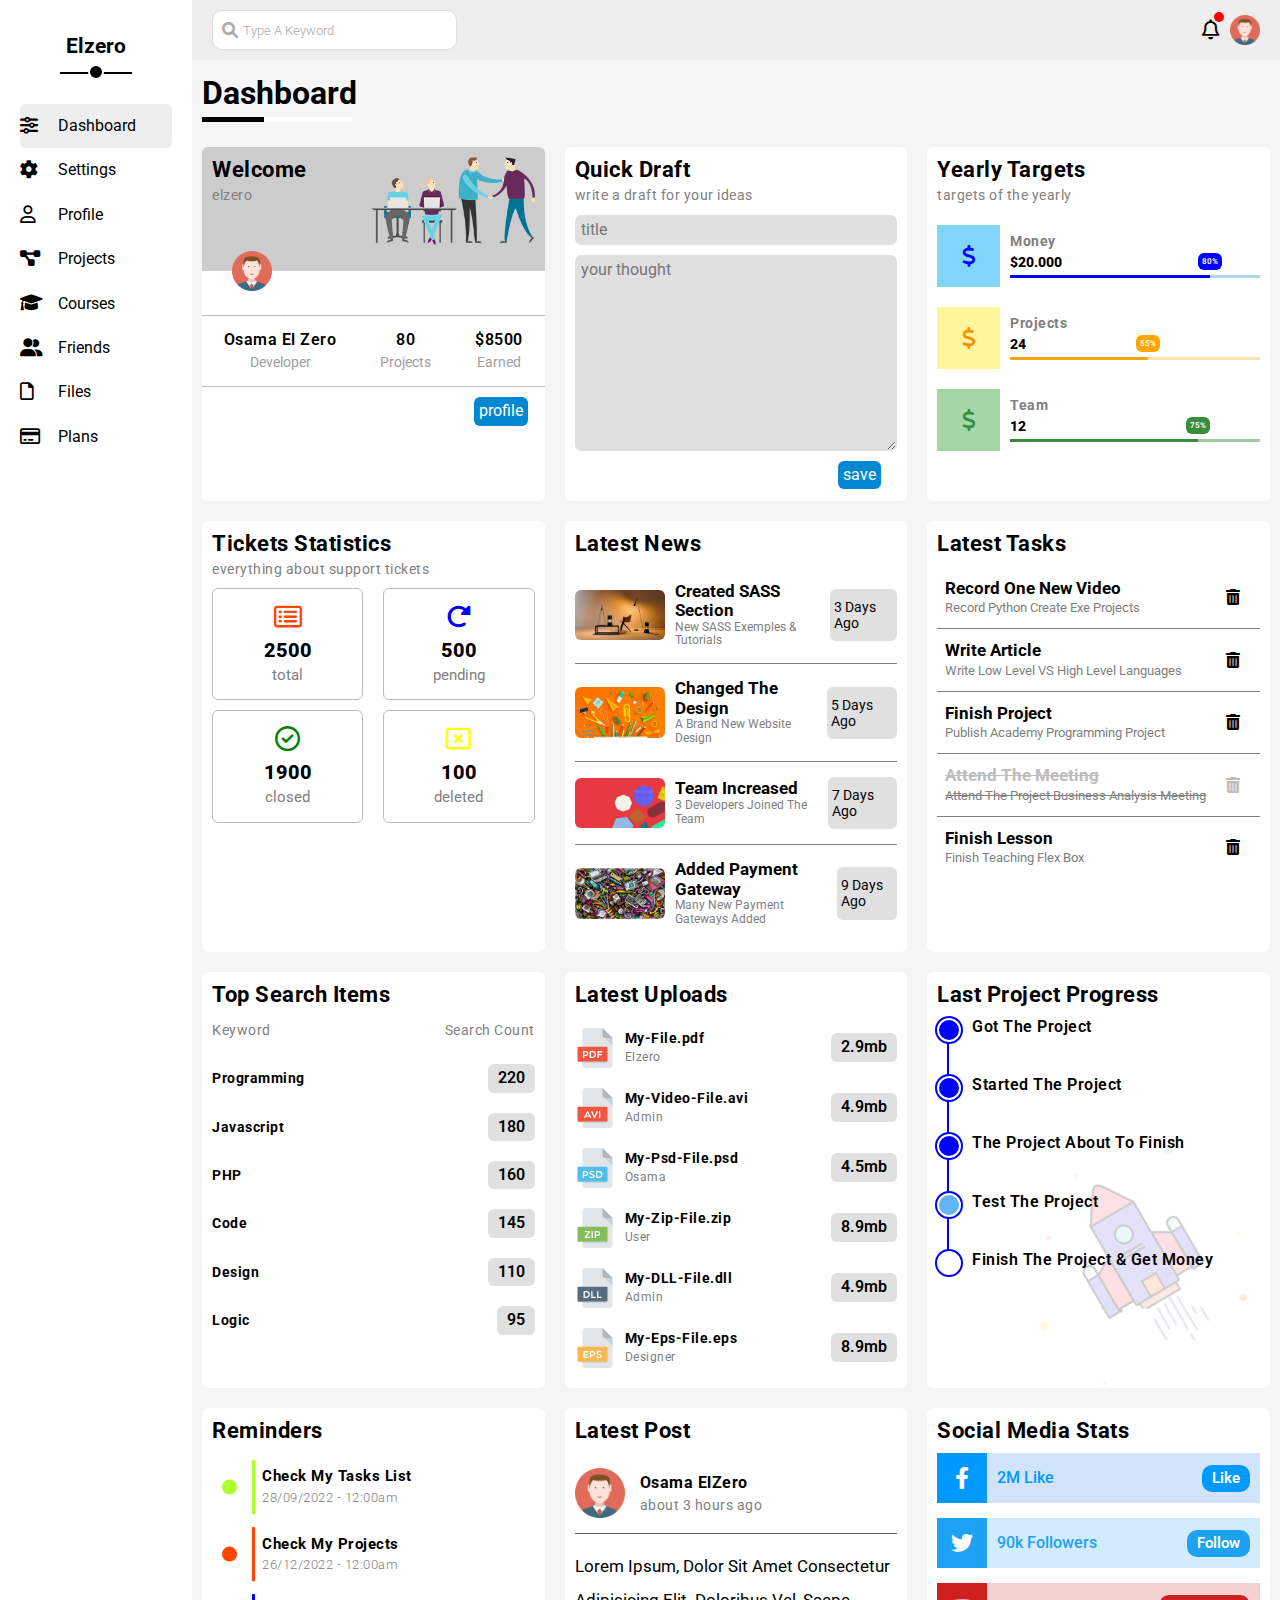
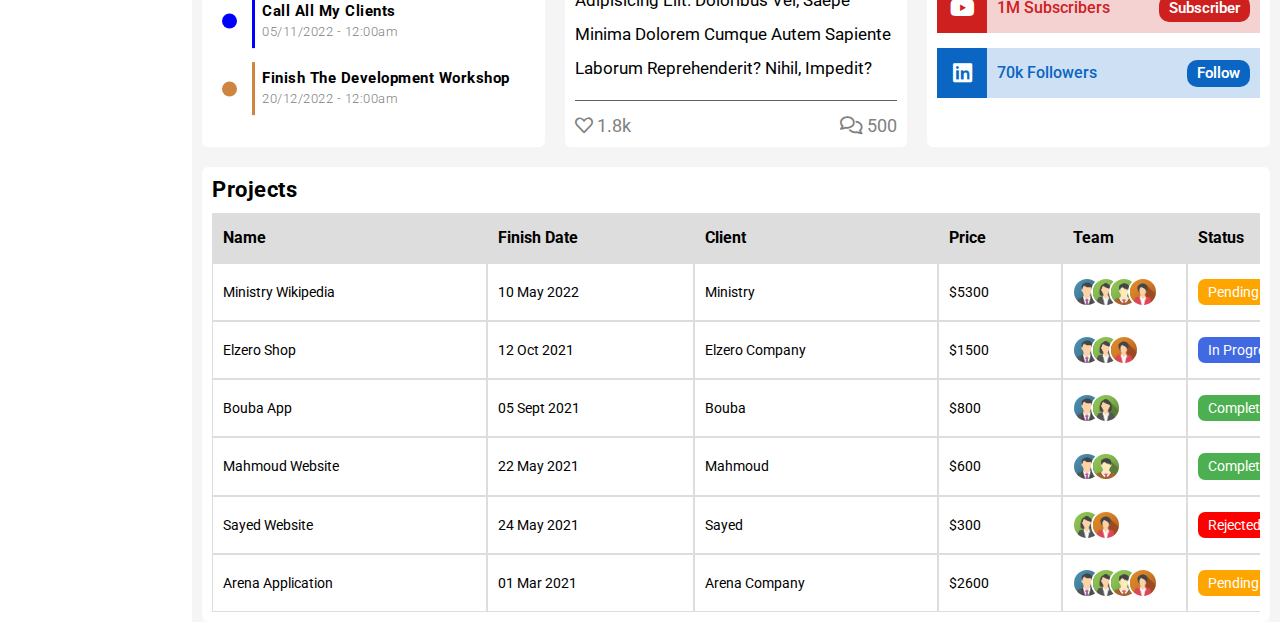
<file: index.html>
<!DOCTYPE html>
<html lang="en">

<head>
    <meta charset="UTF-8">
    <meta http-equiv="X-UA-Compatible" content="IE=edge">
    <meta name="viewport" content="width=device-width, initial-scale=1.0">
    <meta name="description" content="User Dashboard">
    <meta name="author" content="El Houssni Mohammed">
    <!-- add fontawsome  -->
    <link rel="stylesheet" href="./css/all.min.css">
    <!-- add normalize for render thing normally  -->
    <link rel="stylesheet" href="./css/normalize.css">
    <!-- add google font  -->
    <link rel="preconnect" href="https://fonts.googleapis.com">
    <link rel="preconnect" href="https://fonts.gstatic.com" crossorigin>
    <link href="https://fonts.googleapis.com/css2?family=Roboto:wght@300;400;700;900&display=swap" rel="stylesheet">
    <!-- add the main css file  -->
    <link rel="stylesheet" href="./css/master.css">
    <title>Dashboard | 2022</title>
</head>

<body>
    <!-- navigation in all website sections  -->
    <aside>
        <p>elzero</p>
        <ul>
            <li class="active"><a data-name="index" data-category="Dashboard" href="index.html"><i
                        class="fa-solid fa-sliders"></i></a>
            </li>
            <li><a data-name="settings" data-category="Settings" href="./html/settings.html"><i
                        class="fa-solid fa-gear"></i></a></li>
            <li><a data-name="profile" data-category="Profile" href="./html/profile.html"><i
                        class="fa-regular fa-user"></i></a></li>
            <li><a data-name="projects" data-category="Projects" href="./html/projects.html"><i
                        class="fa-solid fa-diagram-project"></i></a></li>
            <li><a data-name="courses" data-category="Courses" href="./html/courses.html"><i
                        class="fa-solid fa-graduation-cap"></i></a></li>
            <li><a data-name="friends" data-category="Friends" href="./html/friends.html"><i
                        class="fa-solid fa-user-group"></i></a></li>
            <li><a data-name="files" data-category="Files" href="./html/files.html"><i
                        class="fa-regular fa-file"></i></a></li>
            <li><a data-name="plans" data-category="Plans" href="./html/plans.html"><i
                        class="fa-regular fa-credit-card"></i></a></li>
        </ul>
    </aside>
    <div class="container">
        <!-- header with search bar  -->
        <header>
            <div class="search-input">
                <input type="text" placeholder="Type A Keyword">
            </div>
            <div class="user-logo">
                <i class="fa-regular fa-bell"></i>
                <img src="./images/avatar.png" alt="">
            </div>
        </header>
        <!-- main content  -->
        <div class="wrapper">
            <h1 class="title">Dashboard</h1>
            <div class="content">
                <section class="section welcome">
                    <div class="head">
                        <div class="infos">
                            <h4 class="section-title">welcome</h4>
                            <p class="section-sub-title">elzero</p>
                        </div>
                        <div class="welcome-img">
                            <img src="./images/welcome.png" alt="welcome picture">
                        </div>
                    </div>
                    <div class="body">
                        <div class="profile-img">
                            <img src="./images/avatar.png" alt="">
                        </div>
                        <div class="infos">
                            <div class="name">
                                <p>osama el zero</p>
                                <p>developer</p>
                            </div>
                            <div class="projects">
                                <p>80</p>
                                <p>projects</p>
                            </div>
                            <div class="earned">
                                <p>$8500</p>
                                <p>earned</p>
                            </div>
                        </div>
                        <div class="section-link-parent">
                            <a class="section-link" href="#">profile</a>
                        </div>
                    </div>
                </section>
                <section class="section draft">
                    <h4 class="section-title">quick draft</h4>
                    <p class="section-sub-title">write a draft for your ideas</p>
                    <input type="text" placeholder="title">
                    <textarea cols="30" rows="10" placeholder="your thought"></textarea>
                    <div class="section-link-parent">
                        <a class="section-link" href="#">save</a>
                    </div>
                </section>
                <section class="section target">
                    <h4 class="section-title">yearly targets</h4>
                    <p class="section-sub-title">targets of the yearly</p>
                    <ul class="target-items">
                        <li class="item">
                            <i class="fa-solid fa-dollar-sign"></i>
                            <div class="infos">
                                <h6>money</h6>
                                <p>$20.000</p>
                                <div data-progress="80%" class="progress"></div>
                            </div>
                        </li>
                        <li class="item">
                            <i class="fa-solid fa-dollar-sign"></i>
                            <div class="infos">
                                <h6>projects</h6>
                                <p>24</p>
                                <div data-progress="55%" class="progress"></div>
                            </div>
                        </li>
                        <li class="item">
                            <i class="fa-solid fa-dollar-sign"></i>
                            <div class="infos">
                                <h6>team</h6>
                                <p>12</p>
                                <div data-progress="75%" class="progress"></div>
                            </div>
                        </li>
                    </ul>
                </section>
                <section class="section tickets">
                    <h4 class="section-title">tickets statistics</h4>
                    <p class="section-sub-title">everything about support tickets</p>
                    <ul class="statisticks">
                        <li>
                            <i class="fa-regular fa-rectangle-list"></i>
                            <h6>2500</h6>
                            <p>total</p>
                        </li>
                        <li>
                            <i class="fa-solid fa-rotate-right"></i>
                            <h6>500</h6>
                            <p>pending</p>
                        </li>
                        <li>
                            <i class="fa-regular fa-circle-check"></i>
                            <h6>1900</h6>
                            <p>closed</p>
                        </li>
                        <li>
                            <i class="fa-regular fa-rectangle-xmark"></i>
                            <h6>100</h6>
                            <p>deleted</p>
                        </li>
                    </ul>
                </section>
                <section class="section news">
                    <h4 class="section-title">latest news</h4>
                    <ul class="news">
                        <li class="new">
                            <img src="./images/news-01.png" alt="news picture 1">
                            <div>
                                <h6>created SASS section</h6>
                                <p>new SASS exemples & tutorials</p>
                            </div>
                            <p>3 days ago</p>
                        </li>
                        <li class="new">
                            <img src="./images/news-02.png" alt="news picture 1">
                            <div>
                                <h6>changed the design</h6>
                                <p>a brand new website design</p>
                            </div>
                            <p>5 days ago</p>
                        </li>
                        <li class="new">
                            <img src="./images/news-03.png" alt="news picture 1">
                            <div>
                                <h6>team increased</h6>
                                <p>3 developers joined the team</p>
                            </div>
                            <p>7 days ago</p>
                        </li>
                        <li class="new">
                            <img src="./images/news-04.png" alt="news picture 1">
                            <div>
                                <h6>added payment gateway</h6>
                                <p>many new payment gateways added</p>
                            </div>
                            <p>9 days ago</p>
                        </li>
                    </ul>
                </section>
                <section class="section tasks">
                    <h4 class="section-title">latest tasks</h4>
                    <ul class="parent">
                        <li class="task">
                            <h6>record one new video</h6>
                            <p>record python create exe projects</p>
                        </li>
                        <li class="task">
                            <h6>write article</h6>
                            <p>write low level VS high level languages</p>
                        </li>
                        <li class="task">
                            <h6>finish project</h6>
                            <p>publish academy programming project</p>
                        </li>
                        <li class="task deleted">
                            <h6>attend the meeting</h6>
                            <p>attend the project business analysis meeting</p>
                        </li>
                        <li class="task">
                            <h6>finish lesson</h6>
                            <p>finish teaching flex box</p>
                        </li>
                    </ul>
                </section>
                <section class="section search">
                    <h4 class="section-title">top search items</h4>
                    <div class="sub-title">
                        <p class="section-sub-title">keyword</p>
                        <span class="section-sub-title">search count</span>
                    </div>
                    <ul class="searched-items">
                        <li>
                            <h6>programming</h6>
                            <p>220</p>
                        </li>
                        <li>
                            <h6>javascript</h6>
                            <p>180</p>
                        </li>
                        <li>
                            <h6>PHP</h6>
                            <p>160</p>
                        </li>
                        <li>
                            <h6>code</h6>
                            <p>145</p>
                        </li>
                        <li>
                            <h6>design</h6>
                            <p>110</p>
                        </li>
                        <li>
                            <h6>logic</h6>
                            <p>95</p>
                        </li>
                    </ul>
                </section>
                <section class="section uploads">
                    <h4 class="section-title">latest uploads</h4>
                    <ul class="uploads-files">
                        <li class="file">
                            <img src="./images/pdf.svg" alt="pdf file">
                            <div>
                                <h6>my-file.<span class="file-type">pdf</span></h6>
                                <p>elzero</p>
                            </div>
                            <p>2.9mb</p>
                        </li>
                        <li class="file">
                            <img src="./images/avi.svg" alt="avi file">
                            <div>
                                <h6>my-video-file.<span class="file-type">avi</span></h6>
                                <p>admin</p>
                            </div>
                            <p>4.9mb</p>
                        </li>
                        <li class="file">
                            <img src="./images/psd.svg" alt="psf file">
                            <div>
                                <h6>my-psd-file.<span class="file-type">psd</span></h6>
                                <p>osama</p>
                            </div>
                            <p>4.5mb</p>
                        </li>
                        <li class="file">
                            <img src="./images/zip.svg" alt="zip file">
                            <div>
                                <h6>my-zip-file.<span class="file-type">zip</span></h6>
                                <p>user</p>
                            </div>
                            <p>8.9mb</p>
                        </li>
                        <li class="file">
                            <img src="./images/dll.svg" alt="dll file">
                            <div>
                                <h6>my-DLL-file.<span class="file-type">dll</span></h6>
                                <p>admin</p>
                            </div>
                            <p>4.9mb</p>
                        </li>
                        <li class="file">
                            <img src="./images/eps.svg" alt="eps file">
                            <div>
                                <h6>my-eps-file.<span class="file-type">eps</span></h6>
                                <p>designer</p>
                            </div>
                            <p>8.9mb</p>
                        </li>
                    </ul>
                </section>
                <section class="section projects">
                    <h4 class="section-title">last project progress</h4>
                    <ul class="project">
                        <li class="step">
                            <p>got the project</p>
                        </li>
                        <li class="step">
                            <p>started the project</p>
                        </li>
                        <li class="step">
                            <p>the project about to finish</p>
                        </li>
                        <li class="step in-progress">
                            <p>test the project</p>
                        </li>
                        <li class="step not-started">
                            <p>finish the project & get money</p>
                        </li>
                    </ul>
                    <img src="./images/project.png" alt="project image" class="project-img">
                </section>
                <section class="section reminders">
                    <h4 class="section-title">reminders</h4>
                    <ul class="tasks-list">
                        <li class="task">
                            <h6>check my tasks list</h6>
                            <p>28/09/2022 - 12:00am</p>
                        </li>
                        <li class="task">
                            <h6>check my projects</h6>
                            <p>26/12/2022 - 12:00am</p>
                        </li>
                        <li class="task">
                            <h6>call all my clients</h6>
                            <p>05/11/2022 - 12:00am</p>
                        </li>
                        <li class="task">
                            <h6>finish the development workshop</h6>
                            <p>20/12/2022 - 12:00am</p>
                        </li>
                    </ul>
                </section>
                <section class="section posts">
                    <h4 class="section-title">latest post</h4>
                    <div class="user">
                        <img src="./images/avatar.png" alt="user avatar">
                        <div>
                            <h6>osama elZero</h6>
                            <p>about 3 hours ago</p>
                        </div>
                    </div>
                    <p class="post-content">Lorem ipsum, dolor sit amet consectetur adipisicing elit. Doloribus vel,
                        saepe minima dolorem cumque autem sapiente laborum reprehenderit? Nihil, impedit?</p>
                    <div class="reaction">
                        <div>
                            <i class="fa-regular fa-heart"></i>
                            <span>1.8k</span>
                        </div>
                        <div>
                            <i class="fa-regular fa-comments"></i>
                            <span>500</span>
                        </div>
                    </div>
                </section>
                <section class="section social-media">
                    <h4 class="section-title">social media stats</h4>
                    <ul>
                        <li>
                            <div class="icon">
                                <i class="fa-brands fa-facebook-f"></i>
                            </div>
                            <div class="infos">
                                <p>2M like</p>
                                <p>like</p>
                            </div>
                        </li>
                        <li>
                            <div class="icon">
                                <i class="fa-brands fa-twitter"></i>
                            </div>
                            <div class="infos">
                                <p>90k followers</p>
                                <p>follow</p>
                            </div>
                        </li>
                        <li>
                            <div class="icon">
                                <i class="fa-brands fa-youtube"></i>
                            </div>
                            <div class="infos">
                                <p>1M subscribers</p>
                                <p>subscriber</p>
                            </div>
                        </li>
                        <li>
                            <div class="icon">
                                <i class="fa-brands fa-linkedin"></i>
                            </div>
                            <div class="infos">
                                <p>70k followers</p>
                                <p>follow</p>
                            </div>
                        </li>
                    </ul>
                </section>
                <section class="section projects-list">
                    <h4 class="section-title">projects</h4>
                    <div class="table">
                        <table>
                            <thead>
                                <tr>
                                    <th>name</th>
                                    <th>finish date</th>
                                    <th>client</th>
                                    <th>price</th>
                                    <th>team</th>
                                    <th>status</th>
                                </tr>
                            </thead>
                            <tbody>
                                <tr>
                                    <td>ministry wikipedia</td>
                                    <td>10 may 2022</td>
                                    <td>ministry</td>
                                    <td>$5300</td>
                                    <td>
                                        <img src="./images/team-01.png" alt="">
                                        <img src="./images/team-02.png" alt="">
                                        <img src="./images/team-03.png" alt="">
                                        <img src="./images/team-04.png" alt="">
                                    </td>
                                    <td class="pending">
                                        <p>pending</p>
                                    </td>
                                </tr>
                                <tr>
                                    <td>elzero shop</td>
                                    <td>12 oct 2021</td>
                                    <td>elzero company</td>
                                    <td>$1500</td>
                                    <td>
                                        <img src="./images/team-01.png" alt="">
                                        <img src="./images/team-02.png" alt="">
                                        <img src="./images/team-04.png" alt="">
                                    </td>
                                    <td class="in-progress">
                                        <p>in progress</p>
                                    </td>
                                </tr>
                                <tr>
                                    <td>bouba app</td>
                                    <td>05 sept 2021</td>
                                    <td>bouba</td>
                                    <td>$800</td>
                                    <td>
                                        <img src="./images/team-01.png" alt="">
                                        <img src="./images/team-02.png" alt="">
                                    </td>
                                    <td class="complete">
                                        <p>completed</p>
                                    </td>
                                </tr>
                                <tr>
                                    <td>mahmoud website</td>
                                    <td>22 may 2021</td>
                                    <td>mahmoud</td>
                                    <td>$600</td>
                                    <td>
                                        <img src="./images/team-01.png" alt="">
                                        <img src="./images/team-03.png" alt="">
                                    </td>
                                    <td class="complete">
                                        <p>completed</p>
                                    </td>
                                </tr>
                                <tr>
                                    <td>sayed website</td>
                                    <td>24 may 2021</td>
                                    <td>sayed</td>
                                    <td>$300</td>
                                    <td>
                                        <img src="./images/team-02.png" alt="">
                                        <img src="./images/team-04.png" alt="">
                                    </td>
                                    <td class="reject">
                                        <p>rejected</p>
                                    </td>
                                </tr>
                                <tr>
                                    <td>arena application</td>
                                    <td>01 mar 2021</td>
                                    <td>arena company</td>
                                    <td>$2600</td>
                                    <td>
                                        <img src="./images/team-01.png" alt="">
                                        <img src="./images/team-02.png" alt="">
                                        <img src="./images/team-03.png" alt="">
                                        <img src="./images/team-04.png" alt="">
                                    </td>
                                    <td class="pending">
                                        <p>pending</p>
                                    </td>
                                </tr>
                            </tbody>
                        </table>
                    </div>
                </section>
            </div>
        </div>
    </div>

</body>

</html>
</file>
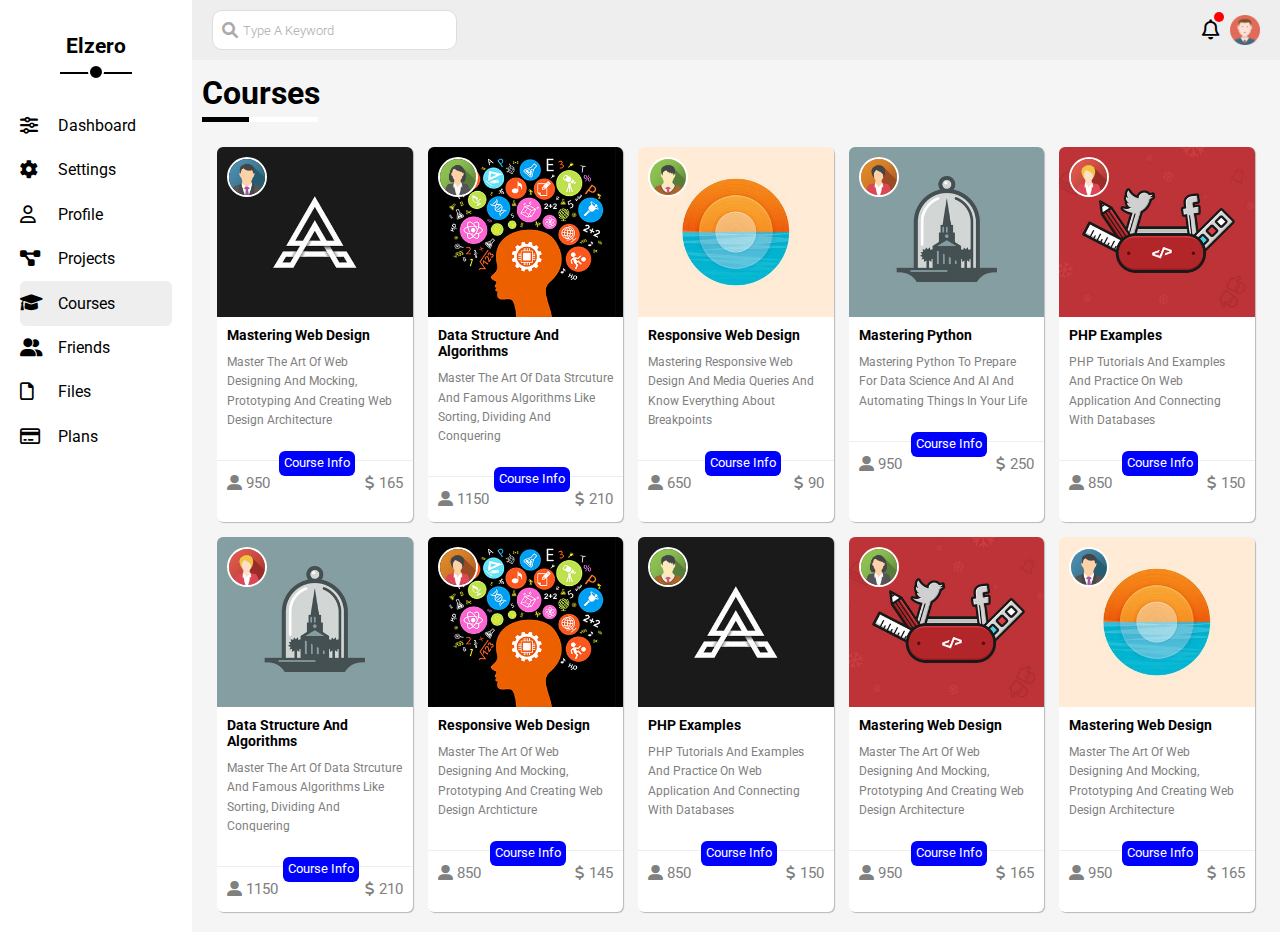
<file: html/courses.html>
<!DOCTYPE html>
<html lang="en">

<head>
    <meta charset="UTF-8">
    <meta http-equiv="X-UA-Compatible" content="IE=edge">
    <meta name="viewport" content="width=device-width, initial-scale=1.0">
    <meta name="description" content="User Dashboard">
    <meta name="author" content="El Houssni Mohammed">
    <!-- add fontawsome  -->
    <link rel="stylesheet" href="../css/all.min.css">
    <!-- add normalize for render thing normally  -->
    <link rel="stylesheet" href="../css/normalize.css">
    <!-- add google font  -->
    <link rel="preconnect" href="https://fonts.googleapis.com">
    <link rel="preconnect" href="https://fonts.gstatic.com" crossorigin>
    <link href="https://fonts.googleapis.com/css2?family=Roboto:wght@300;400;700;900&display=swap" rel="stylesheet">
    <!-- add the main css file  -->
    <link rel="stylesheet" href="../css/courses.css">
    <title>Courses | 2022</title>
</head>

<body>
    <!-- navigation in all website sections  -->
    <aside>
        <p>elzero</p>
        <ul>
            <li><a data-category="Dashboard" href="../index.html"><i class="fa-solid fa-sliders"></i></a></li>
            <li><a data-category="Settings" href="/html/settings.html"><i class="fa-solid fa-gear"></i></a></li>
            <li><a data-category="Profile" href="profile.html"><i class="fa-regular fa-user"></i></a></li>
            <li><a data-category="Projects" href="projects.html"><i class="fa-solid fa-diagram-project"></i></a></li>
            <li class="active"><a data-category="Courses" href="courses.html"><i
                        class="fa-solid fa-graduation-cap"></i></a></li>
            <li><a data-category="Friends" href="friends.html"><i class="fa-solid fa-user-group"></i></a></li>
            <li><a data-category="Files" href="files.html"><i class="fa-regular fa-file"></i></a></li>
            <li><a data-category="Plans" href="plans.html"><i class="fa-regular fa-credit-card"></i></a></li>
        </ul>
    </aside>
    <div class="container">
        <!-- header with search bar  -->
        <header>
            <div class="search-input">
                <input type="text" placeholder="Type A Keyword">
            </div>
            <div class="user-logo">
                <i class="fa-regular fa-bell"></i>
                <img src="../images/avatar.png" alt="">
            </div>
        </header>
        <!-- main content  -->
        <div class="wrapper">
            <h1 class="title">Courses</h1>
            <div class="content">
                <div class="course">
                    <div class="head">
                        <img src="../images/team-01.png" alt="teacher avatar">
                    </div>
                    <div class="body">
                        <h6>mastering web design</h6>
                        <p>Master The Art Of Web Designing And Mocking, Prototyping And Creating Web Design Architecture
                        </p>
                    </div>
                    <div class="course-info">
                        <div>
                            <i class='fas fa-user-alt'></i>
                            <span class="subscribers">950</span>
                        </div>
                        <div class="course-info-btn">
                            <span>course info</span>
                        </div>
                        <div>
                            <i class='fas fa-dollar-sign'></i>
                            <span class="price">165</span>
                        </div>
                    </div>
                </div>
                <div class="course">
                    <div class="head">
                        <img src="../images/team-02.png" alt="teacher avatar">
                    </div>
                    <div class="body">
                        <h6>Data Structure And Algorithms</h6>
                        <p>Master The Art Of Data Strcuture And Famous Algorithms Like Sorting, Dividing And Conquering
                        </p>
                    </div>
                    <div class="course-info">
                        <div>
                            <i class='fas fa-user-alt'></i>
                            <span class="subscribers">1150</span>
                        </div>
                        <div class="course-info-btn">
                            <span>course info</span>
                        </div>
                        <div>
                            <i class='fas fa-dollar-sign'></i>
                            <span class="price">210</span>
                        </div>
                    </div>
                </div>
                <div class="course">
                    <div class="head">
                        <img src="../images/team-03.png" alt="teacher avatar">
                    </div>
                    <div class="body">
                        <h6>Responsive Web Design</h6>
                        <p>Mastering Responsive Web Design And Media Queries And Know Everything About Breakpoints</p>
                    </div>
                    <div class="course-info">
                        <div>
                            <i class='fas fa-user-alt'></i>
                            <span class="subscribers">650</span>
                        </div>
                        <div class="course-info-btn">
                            <span>course info</span>
                        </div>
                        <div>
                            <i class='fas fa-dollar-sign'></i>
                            <span class="price">90</span>
                        </div>
                    </div>
                </div>
                <div class="course">
                    <div class="head">
                        <img src="../images/team-04.png" alt="teacher avatar">
                    </div>
                    <div class="body">
                        <h6>Mastering Python</h6>
                        <p>Mastering Python To Prepare For Data Science And AI And Automating Things in Your Life</p>
                    </div>
                    <div class="course-info">
                        <div>
                            <i class='fas fa-user-alt'></i>
                            <span class="subscribers">950</span>
                        </div>
                        <div class="course-info-btn">
                            <span>course info</span>
                        </div>
                        <div>
                            <i class='fas fa-dollar-sign'></i>
                            <span class="price">250</span>
                        </div>
                    </div>
                </div>
                <div class="course">
                    <div class="head">
                        <img src="../images/team-05.png" alt="teacher avatar">
                    </div>
                    <div class="body">
                        <h6>PHP Examples</h6>
                        <p>PHP Tutorials And Examples And Practice On Web Application And Connecting With Databases</p>
                    </div>
                    <div class="course-info">
                        <div>
                            <i class='fas fa-user-alt'></i>
                            <span class="subscribers">850</span>
                        </div>
                        <div class="course-info-btn">
                            <span>course info</span>
                        </div>
                        <div>
                            <i class='fas fa-dollar-sign'></i>
                            <span class="price">150</span>
                        </div>
                    </div>
                </div>
                <div class="course">
                    <div class="head">
                        <img src="../images/team-05.png" alt="teacher avatar">
                    </div>
                    <div class="body">
                        <h6>Data Structure And Algorithms</h6>
                        <p>Master The Art Of Data Strcuture And Famous Algorithms Like Sorting, Dividing And Conquering
                        </p>
                    </div>
                    <div class="course-info">
                        <div>
                            <i class='fas fa-user-alt'></i>
                            <span class="subscribers">1150</span>
                        </div>
                        <div class="course-info-btn">
                            <span>course info</span>
                        </div>
                        <div>
                            <i class='fas fa-dollar-sign'></i>
                            <span class="price">210</span>
                        </div>
                    </div>
                </div>
                <div class="course">
                    <div class="head">
                        <img src="../images/team-04.png" alt="teacher avatar">
                    </div>
                    <div class="body">
                        <h6>Responsive Web Design</h6>
                        <p>Master The Art Of Web Designing And Mocking, Prototyping And Creating Web Design Archticture
                        </p>
                    </div>
                    <div class="course-info">
                        <div>
                            <i class='fas fa-user-alt'></i>
                            <span class="subscribers">850</span>
                        </div>
                        <div class="course-info-btn">
                            <span>course info</span>
                        </div>
                        <div>
                            <i class='fas fa-dollar-sign'></i>
                            <span class="price">145</span>
                        </div>
                    </div>
                </div>
                <div class="course">
                    <div class="head">
                        <img src="../images/team-03.png" alt="teacher avatar">
                    </div>
                    <div class="body">
                        <h6>PHP Examples</h6>
                        <p>PHP Tutorials And Examples And Practice On Web Application And Connecting With Databases</p>
                    </div>
                    <div class="course-info">
                        <div>
                            <i class='fas fa-user-alt'></i>
                            <span class="subscribers">850</span>
                        </div>
                        <div class="course-info-btn">
                            <span>course info</span>
                        </div>
                        <div>
                            <i class='fas fa-dollar-sign'></i>
                            <span class="price">150</span>
                        </div>
                    </div>
                </div>
                <div class="course">
                    <div class="head">
                        <img src="../images/team-02.png" alt="teacher avatar">
                    </div>
                    <div class="body">
                        <h6>mastering web design</h6>
                        <p>Master The Art Of Web Designing And Mocking, Prototyping And Creating Web Design Architecture
                        </p>
                    </div>
                    <div class="course-info">
                        <div>
                            <i class='fas fa-user-alt'></i>
                            <span class="subscribers">950</span>
                        </div>
                        <div class="course-info-btn">
                            <span>course info</span>
                        </div>
                        <div>
                            <i class='fas fa-dollar-sign'></i>
                            <span class="price">165</span>
                        </div>
                    </div>
                </div>
                <div class="course">
                    <div class="head">
                        <img src="../images/team-01.png" alt="teacher avatar">
                    </div>
                    <div class="body">
                        <h6>mastering web design</h6>
                        <p>Master The Art Of Web Designing And Mocking, Prototyping And Creating Web Design Architecture
                        </p>
                    </div>
                    <div class="course-info">
                        <div>
                            <i class='fas fa-user-alt'></i>
                            <span class="subscribers">950</span>
                        </div>
                        <div class="course-info-btn">
                            <span>course info</span>
                        </div>
                        <div>
                            <i class='fas fa-dollar-sign'></i>
                            <span class="price">165</span>
                        </div>
                    </div>
                </div>
            </div>
        </div>
    </div>
</body>

</html>
</file>
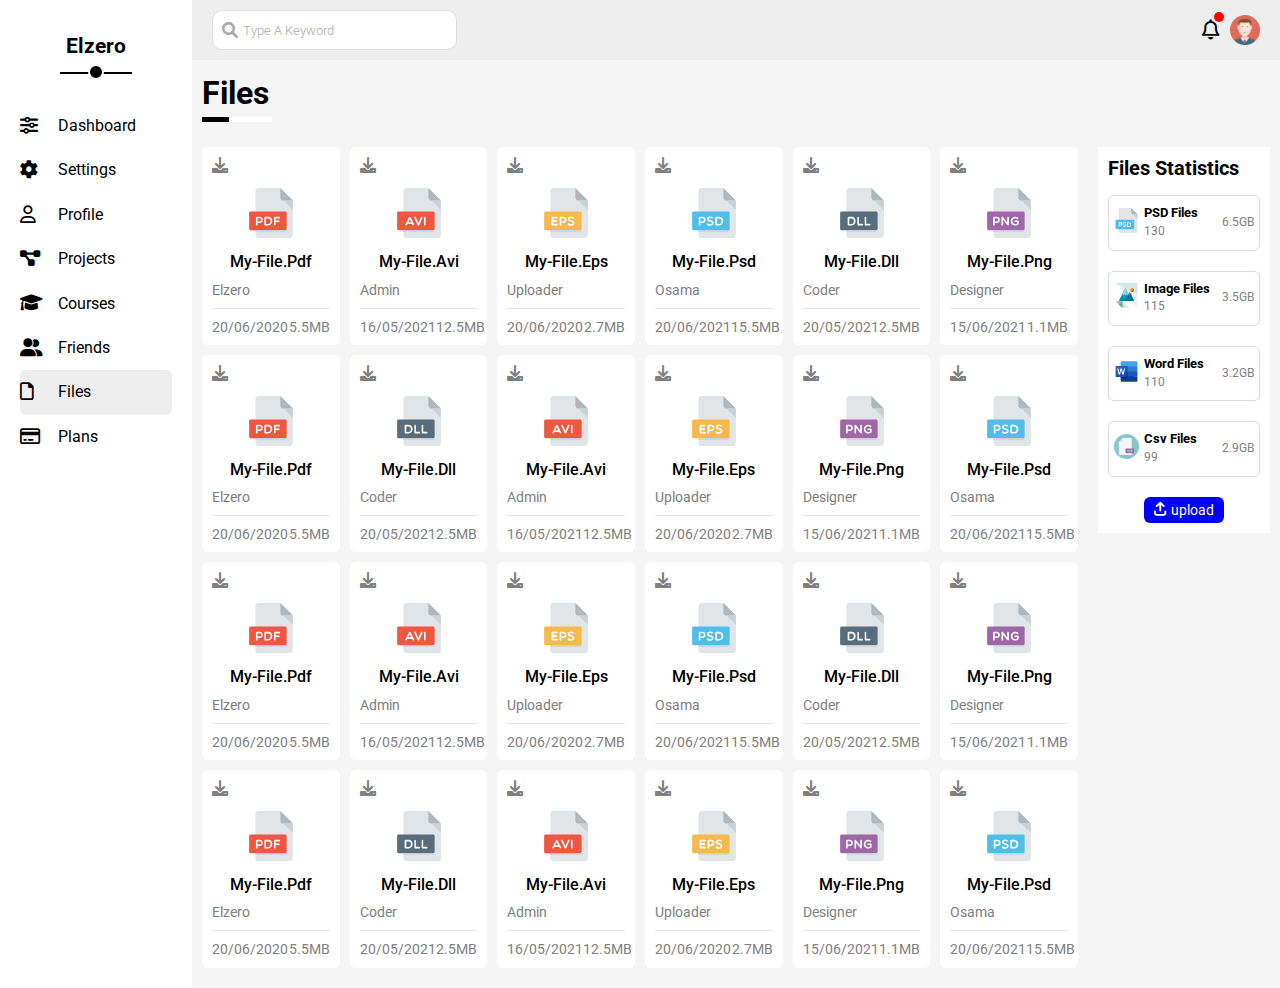
<file: html/files.html>
<!DOCTYPE html>
<html lang="en">

<head>
    <meta charset="UTF-8">
    <meta http-equiv="X-UA-Compatible" content="IE=edge">
    <meta name="viewport" content="width=device-width, initial-scale=1.0">
    <meta name="description" content="User Dashboard">
    <meta name="author" content="El Houssni Mohammed">
    <!-- add fontawsome  -->
    <link rel="stylesheet" href="../css/all.min.css">
    <!-- add normalize for render thing normally  -->
    <link rel="stylesheet" href="../css/normalize.css">
    <!-- add google font  -->
    <link rel="preconnect" href="https://fonts.googleapis.com">
    <link rel="preconnect" href="https://fonts.gstatic.com" crossorigin>
    <link href="https://fonts.googleapis.com/css2?family=Roboto:wght@300;400;700;900&display=swap" rel="stylesheet">
    <!-- add the main css file  -->
    <link rel="stylesheet" href="../css/files.css">
    <title>Files | 2022</title>
</head>

<body>
    <!-- navigation in all website sections  -->
    <aside>
        <p>elzero</p>
        <ul>
            <li><a data-category="Dashboard" href="../index.html"><i class="fa-solid fa-sliders"></i></a></li>
            <li><a data-category="Settings" href="/html/settings.html"><i class="fa-solid fa-gear"></i></a></li>
            <li><a data-category="Profile" href="profile.html"><i class="fa-regular fa-user"></i></a></li>
            <li><a data-category="Projects" href="projects.html"><i class="fa-solid fa-diagram-project"></i></a></li>
            <li><a data-category="Courses" href="courses.html"><i class="fa-solid fa-graduation-cap"></i></a></li>
            <li><a data-category="Friends" href="friends.html"><i class="fa-solid fa-user-group"></i></a></li>
            <li class="active"><a data-category="Files" href="files.html"><i class="fa-regular fa-file"></i></a></li>
            <li><a data-category="Plans" href="plans.html"><i class="fa-regular fa-credit-card"></i></a></li>
        </ul>
    </aside>
    <div class="container">
        <!-- header with search bar  -->
        <header>
            <div class="search-input">
                <input type="text" placeholder="Type A Keyword">
            </div>
            <div class="user-logo">
                <i class="fa-regular fa-bell"></i>
                <img src="../images/avatar.png" alt="">
            </div>
        </header>
        <!-- main content  -->
        <div class="wrapper">
            <h1 class="title">Files</h1>
            <div class="content">
                <section class="files">
                    <div class="file">
                        <div class="head">
                            <i class="fa-solid fa-download"></i>
                            <img src="../images/pdf.svg" alt="pdf avatar">
                            <h4>my-file.pdf</h4>
                            <span>elzero</span>
                        </div>
                        <div class="body">
                            <span>20/06/2020</span>
                            <span>5.5mb</span>
                        </div>
                    </div>
                    <div class="file">
                        <div class="head">
                            <i class="fa-solid fa-download"></i>
                            <img src="../images/avi.svg" alt="pdf avatar">
                            <h4>my-file.avi</h4>
                            <span>admin</span>
                        </div>
                        <div class="body">
                            <span>16/05/2021</span>
                            <span>12.5mb</span>
                        </div>
                    </div>
                    <div class="file">
                        <div class="head">
                            <i class="fa-solid fa-download"></i>
                            <img src="../images/eps.svg" alt="pdf avatar">
                            <h4>my-file.eps</h4>
                            <span>uploader</span>
                        </div>
                        <div class="body">
                            <span>20/06/2020</span>
                            <span>2.7mb</span>
                        </div>
                    </div>
                    <div class="file">
                        <div class="head">
                            <i class="fa-solid fa-download"></i>
                            <img src="../images/psd.svg" alt="pdf avatar">
                            <h4>my-file.psd</h4>
                            <span>osama</span>
                        </div>
                        <div class="body">
                            <span>20/06/2021</span>
                            <span>15.5mb</span>
                        </div>
                    </div>
                    <div class="file">
                        <div class="head">
                            <i class="fa-solid fa-download"></i>
                            <img src="../images/dll.svg" alt="pdf avatar">
                            <h4>my-file.dll</h4>
                            <span>coder</span>
                        </div>
                        <div class="body">
                            <span>20/05/2021</span>
                            <span>2.5mb</span>
                        </div>
                    </div>
                    <div class="file">
                        <div class="head">
                            <i class="fa-solid fa-download"></i>
                            <img src="../images/png.svg" alt="pdf avatar">
                            <h4>my-file.png</h4>
                            <span>designer</span>
                        </div>
                        <div class="body">
                            <span>15/06/2021</span>
                            <span>1.1mb</span>
                        </div>
                    </div>
                    <div class="file">
                        <div class="head">
                            <i class="fa-solid fa-download"></i>
                            <img src="../images/pdf.svg" alt="pdf avatar">
                            <h4>my-file.pdf</h4>
                            <span>elzero</span>
                        </div>
                        <div class="body">
                            <span>20/06/2020</span>
                            <span>5.5mb</span>
                        </div>
                    </div>
                    <div class="file">
                        <div class="head">
                            <i class="fa-solid fa-download"></i>
                            <img src="../images/dll.svg" alt="pdf avatar">
                            <h4>my-file.dll</h4>
                            <span>coder</span>
                        </div>
                        <div class="body">
                            <span>20/05/2021</span>
                            <span>2.5mb</span>
                        </div>
                    </div>
                    <div class="file">
                        <div class="head">
                            <i class="fa-solid fa-download"></i>
                            <img src="../images/avi.svg" alt="pdf avatar">
                            <h4>my-file.avi</h4>
                            <span>admin</span>
                        </div>
                        <div class="body">
                            <span>16/05/2021</span>
                            <span>12.5mb</span>
                        </div>
                    </div>
                    <div class="file">
                        <div class="head">
                            <i class="fa-solid fa-download"></i>
                            <img src="../images/eps.svg" alt="pdf avatar">
                            <h4>my-file.eps</h4>
                            <span>uploader</span>
                        </div>
                        <div class="body">
                            <span>20/06/2020</span>
                            <span>2.7mb</span>
                        </div>
                    </div>
                    <div class="file">
                        <div class="head">
                            <i class="fa-solid fa-download"></i>
                            <img src="../images/png.svg" alt="pdf avatar">
                            <h4>my-file.png</h4>
                            <span>designer</span>
                        </div>
                        <div class="body">
                            <span>15/06/2021</span>
                            <span>1.1mb</span>
                        </div>
                    </div>
                    <div class="file">
                        <div class="head">
                            <i class="fa-solid fa-download"></i>
                            <img src="../images/psd.svg" alt="pdf avatar">
                            <h4>my-file.psd</h4>
                            <span>osama</span>
                        </div>
                        <div class="body">
                            <span>20/06/2021</span>
                            <span>15.5mb</span>
                        </div>
                    </div>
                    <div class="file">
                        <div class="head">
                            <i class="fa-solid fa-download"></i>
                            <img src="../images/pdf.svg" alt="pdf avatar">
                            <h4>my-file.pdf</h4>
                            <span>elzero</span>
                        </div>
                        <div class="body">
                            <span>20/06/2020</span>
                            <span>5.5mb</span>
                        </div>
                    </div>
                    <div class="file">
                        <div class="head">
                            <i class="fa-solid fa-download"></i>
                            <img src="../images/avi.svg" alt="pdf avatar">
                            <h4>my-file.avi</h4>
                            <span>admin</span>
                        </div>
                        <div class="body">
                            <span>16/05/2021</span>
                            <span>12.5mb</span>
                        </div>
                    </div>
                    <div class="file">
                        <div class="head">
                            <i class="fa-solid fa-download"></i>
                            <img src="../images/eps.svg" alt="pdf avatar">
                            <h4>my-file.eps</h4>
                            <span>uploader</span>
                        </div>
                        <div class="body">
                            <span>20/06/2020</span>
                            <span>2.7mb</span>
                        </div>
                    </div>
                    <div class="file">
                        <div class="head">
                            <i class="fa-solid fa-download"></i>
                            <img src="../images/psd.svg" alt="pdf avatar">
                            <h4>my-file.psd</h4>
                            <span>osama</span>
                        </div>
                        <div class="body">
                            <span>20/06/2021</span>
                            <span>15.5mb</span>
                        </div>
                    </div>
                    <div class="file">
                        <div class="head">
                            <i class="fa-solid fa-download"></i>
                            <img src="../images/dll.svg" alt="pdf avatar">
                            <h4>my-file.dll</h4>
                            <span>coder</span>
                        </div>
                        <div class="body">
                            <span>20/05/2021</span>
                            <span>2.5mb</span>
                        </div>
                    </div>
                    <div class="file">
                        <div class="head">
                            <i class="fa-solid fa-download"></i>
                            <img src="../images/png.svg" alt="pdf avatar">
                            <h4>my-file.png</h4>
                            <span>designer</span>
                        </div>
                        <div class="body">
                            <span>15/06/2021</span>
                            <span>1.1mb</span>
                        </div>
                    </div>
                    <div class="file">
                        <div class="head">
                            <i class="fa-solid fa-download"></i>
                            <img src="../images/pdf.svg" alt="pdf avatar">
                            <h4>my-file.pdf</h4>
                            <span>elzero</span>
                        </div>
                        <div class="body">
                            <span>20/06/2020</span>
                            <span>5.5mb</span>
                        </div>
                    </div>
                    <div class="file">
                        <div class="head">
                            <i class="fa-solid fa-download"></i>
                            <img src="../images/dll.svg" alt="pdf avatar">
                            <h4>my-file.dll</h4>
                            <span>coder</span>
                        </div>
                        <div class="body">
                            <span>20/05/2021</span>
                            <span>2.5mb</span>
                        </div>
                    </div>
                    <div class="file">
                        <div class="head">
                            <i class="fa-solid fa-download"></i>
                            <img src="../images/avi.svg" alt="pdf avatar">
                            <h4>my-file.avi</h4>
                            <span>admin</span>
                        </div>
                        <div class="body">
                            <span>16/05/2021</span>
                            <span>12.5mb</span>
                        </div>
                    </div>
                    <div class="file">
                        <div class="head">
                            <i class="fa-solid fa-download"></i>
                            <img src="../images/eps.svg" alt="pdf avatar">
                            <h4>my-file.eps</h4>
                            <span>uploader</span>
                        </div>
                        <div class="body">
                            <span>20/06/2020</span>
                            <span>2.7mb</span>
                        </div>
                    </div>
                    <div class="file">
                        <div class="head">
                            <i class="fa-solid fa-download"></i>
                            <img src="../images/png.svg" alt="pdf avatar">
                            <h4>my-file.png</h4>
                            <span>designer</span>
                        </div>
                        <div class="body">
                            <span>15/06/2021</span>
                            <span>1.1mb</span>
                        </div>
                    </div>
                    <div class="file">
                        <div class="head">
                            <i class="fa-solid fa-download"></i>
                            <img src="../images/psd.svg" alt="pdf avatar">
                            <h4>my-file.psd</h4>
                            <span>osama</span>
                        </div>
                        <div class="body">
                            <span>20/06/2021</span>
                            <span>15.5mb</span>
                        </div>
                    </div>
                </section>
                <section class="statistics">
                    <h4>files statistics</h4>
                    <div class="statue">
                        <div>
                            <img src="../images/psd.svg" alt="">
                        </div>
                        <div class="info">
                            <h6>PSD files</h6>
                            <span>130</span>
                        </div>
                        <span class="size">6.5GB</span>
                    </div>
                    <div class="statue">
                        <div>
                            <img src="../images/image.svg" alt="">
                        </div>
                        <div class="info">
                            <h6>image files</h6>
                            <span>115</span>
                        </div>
                        <span class="size">3.5GB</span>
                    </div>
                    <div class="statue">
                        <div>
                            <img src="../images/word.svg" alt="">
                        </div>
                        <div class="info">
                            <h6>word files</h6>
                            <span>110</span>
                        </div>
                        <span class="size">3.2GB</span>
                    </div>
                    <div class="statue">
                        <div>
                            <img src="../images/csv.svg" alt="">
                        </div>
                        <div class="info">
                            <h6>csv files</h6>
                            <span>99</span>
                        </div>
                        <span class="size">2.9GB</span>
                    </div>
                    <button><i class="fa-solid fa-arrow-up-from-bracket"></i> <span>upload</span></button>
                </section>
            </div>
        </div>
    </div>
</body>

</html>
</file>
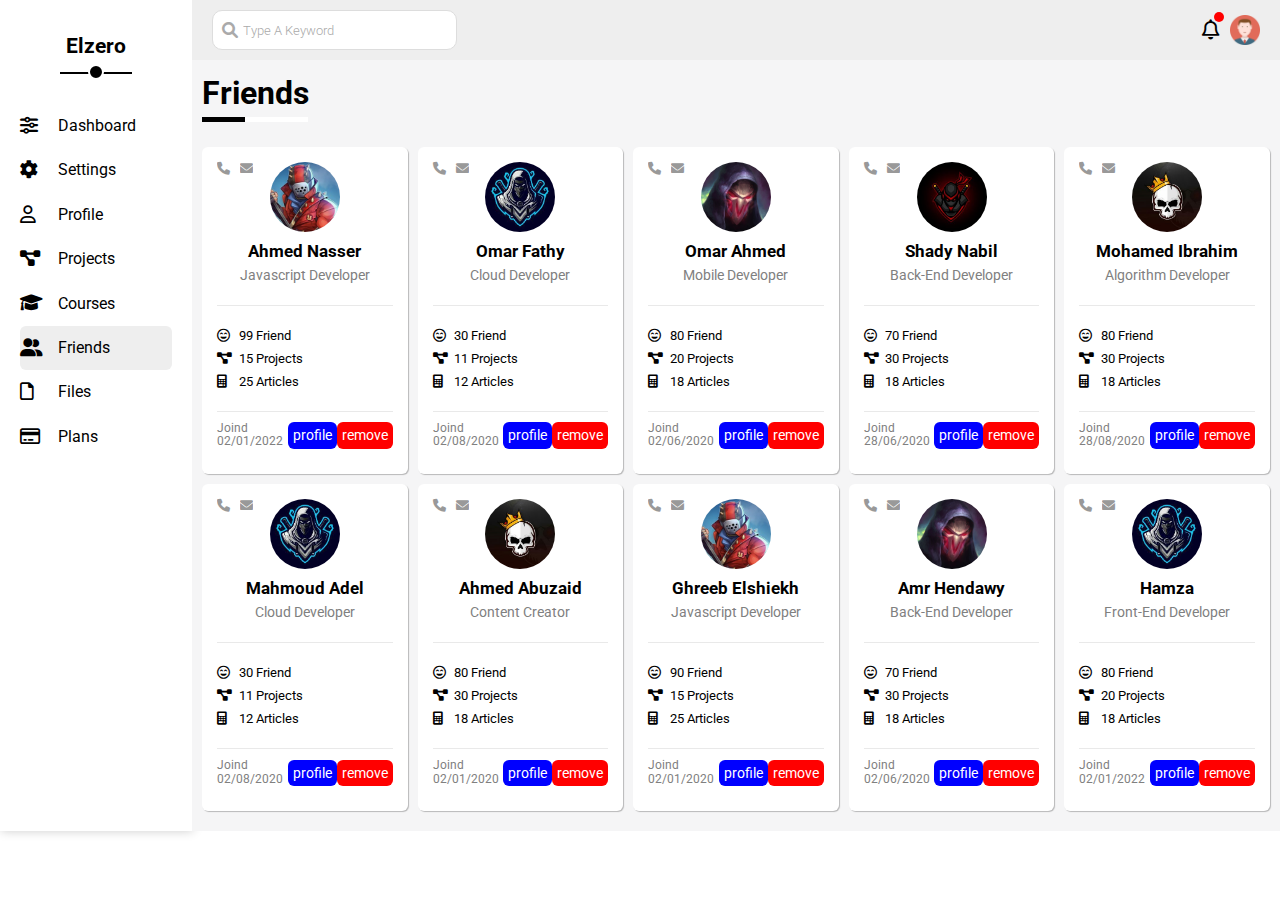
<file: html/friends.html>
<!DOCTYPE html>
<html lang="en">

<head>
    <meta charset="UTF-8">
    <meta http-equiv="X-UA-Compatible" content="IE=edge">
    <meta name="viewport" content="width=device-width, initial-scale=1.0">
    <meta name="description" content="User Dashboard">
    <meta name="author" content="El Houssni Mohammed">
    <!-- add fontawsome  -->
    <link rel="stylesheet" href="../css/all.min.css">
    <!-- add normalize for render thing normally  -->
    <link rel="stylesheet" href="../css/normalize.css">
    <!-- add google font  -->
    <link rel="preconnect" href="https://fonts.googleapis.com">
    <link rel="preconnect" href="https://fonts.gstatic.com" crossorigin>
    <link href="https://fonts.googleapis.com/css2?family=Roboto:wght@300;400;700;900&display=swap" rel="stylesheet">
    <!-- add the main css file  -->
    <link rel="stylesheet" href="../css/friends.css">
    <title>Friends | 2022</title>
</head>

<body>
    <!-- navigation in all website sections  -->
    <aside>
        <p>elzero</p>
        <ul>
            <li><a data-category="Dashboard" href="../index.html"><i class="fa-solid fa-sliders"></i></a></li>
            <li><a data-category="Settings" href="/html/settings.html"><i class="fa-solid fa-gear"></i></a></li>
            <li><a data-category="Profile" href="profile.html"><i class="fa-regular fa-user"></i></a></li>
            <li><a data-category="Projects" href="projects.html"><i class="fa-solid fa-diagram-project"></i></a></li>
            <li><a data-category="Courses" href="courses.html"><i class="fa-solid fa-graduation-cap"></i></a></li>
            <li class="active"><a data-category="Friends" href="friends.html"><i class="fa-solid fa-user-group"></i></a>
            </li>
            <li><a data-category="Files" href="files.html"><i class="fa-regular fa-file"></i></a></li>
            <li><a data-category="Plans" href="plans.html"><i class="fa-regular fa-credit-card"></i></a></li>
        </ul>
    </aside>
    <div class="container">
        <!-- header with search bar  -->
        <header>
            <div class="search-input">
                <input type="text" placeholder="Type A Keyword">
            </div>
            <div class="user-logo">
                <i class="fa-regular fa-bell"></i>
                <img src="../images/avatar.png" alt="">
            </div>
        </header>
        <!-- main content  -->
        <div class="wrapper">
            <h1 class="title">Friends</h1>
            <div class="content">
                <div class="friend vip">
                    <div class="head">
                        <div class="icons">
                            <i class="fas fa-phone"></i>
                            <i class="fa fa-envelope"></i>
                        </div>
                        <div class="friend-info">
                            <img src="../images/friend-01.jpg" alt="friend avatar">
                            <h4>ahmed nasser</h4>
                            <span>javascript developer</span>
                        </div>
                    </div>
                    <div class="body">
                        <div>
                            <i class="far fa-grin-beam"></i>
                            <span>99 friend</span>
                        </div>
                        <div>
                            <i class="fas fa-project-diagram"></i>
                            <span>15 projects</span>
                        </div>
                        <div>
                            <i class="fas fa-calculator"></i>
                            <span>25 articles</span>
                        </div>
                    </div>
                    <div class="action">
                        <p>joind 02/01/2022</p>
                        <button>profile</button>
                        <button>remove</button>
                    </div>
                </div>
                <div class="friend">
                    <div class="head">
                        <div class="icons">
                            <i class="fas fa-phone"></i>
                            <i class="fa fa-envelope"></i>
                        </div>
                        <div class="friend-info">
                            <img src="../images/friend-02.jpg" alt="friend avatar">
                            <h4>omar fathy</h4>
                            <span>cloud developer</span>
                        </div>
                    </div>
                    <div class="body">
                        <div>
                            <i class="far fa-grin-beam"></i>
                            <span>30 friend</span>
                        </div>
                        <div>
                            <i class="fas fa-project-diagram"></i>
                            <span>11 projects</span>
                        </div>
                        <div>
                            <i class="fas fa-calculator"></i>
                            <span>12 articles</span>
                        </div>
                    </div>
                    <div class="action">
                        <p>joind 02/08/2020</p>
                        <button>profile</button>
                        <button>remove</button>
                    </div>
                </div>
                <div class="friend">
                    <div class="head">
                        <div class="icons">
                            <i class="fas fa-phone"></i>
                            <i class="fa fa-envelope"></i>
                        </div>
                        <div class="friend-info">
                            <img src="../images/friend-03.jpg" alt="friend avatar">
                            <h4>omar ahmed</h4>
                            <span>mobile developer</span>
                        </div>
                    </div>
                    <div class="body">
                        <div>
                            <i class="far fa-grin-beam"></i>
                            <span>80 friend</span>
                        </div>
                        <div>
                            <i class="fas fa-project-diagram"></i>
                            <span>20 projects</span>
                        </div>
                        <div>
                            <i class="fas fa-calculator"></i>
                            <span>18 articles</span>
                        </div>
                    </div>
                    <div class="action">
                        <p>joind 02/06/2020</p>
                        <button>profile</button>
                        <button>remove</button>
                    </div>
                </div>
                <div class="friend">
                    <div class="head">
                        <div class="icons">
                            <i class="fas fa-phone"></i>
                            <i class="fa fa-envelope"></i>
                        </div>
                        <div class="friend-info">
                            <img src="../images/friend-04.jpg" alt="friend avatar">
                            <h4>shady nabil</h4>
                            <span>back-end developer</span>
                        </div>
                    </div>
                    <div class="body">
                        <div>
                            <i class="far fa-grin-beam"></i>
                            <span>70 friend</span>
                        </div>
                        <div>
                            <i class="fas fa-project-diagram"></i>
                            <span>30 projects</span>
                        </div>
                        <div>
                            <i class="fas fa-calculator"></i>
                            <span>18 articles</span>
                        </div>
                    </div>
                    <div class="action">
                        <p>joind 28/06/2020</p>
                        <button>profile</button>
                        <button>remove</button>
                    </div>
                </div>
                <div class="friend">
                    <div class="head">
                        <div class="icons">
                            <i class="fas fa-phone"></i>
                            <i class="fa fa-envelope"></i>
                        </div>
                        <div class="friend-info">
                            <img src="../images/friend-05.jpg" alt="friend avatar">
                            <h4>mohamed ibrahim</h4>
                            <span>algorithm developer</span>
                        </div>
                    </div>
                    <div class="body">
                        <div>
                            <i class="far fa-grin-beam"></i>
                            <span>80 friend</span>
                        </div>
                        <div>
                            <i class="fas fa-project-diagram"></i>
                            <span>30 projects</span>
                        </div>
                        <div>
                            <i class="fas fa-calculator"></i>
                            <span>18 articles</span>
                        </div>
                    </div>
                    <div class="action">
                        <p>joind 28/08/2020</p>
                        <button>profile</button>
                        <button>remove</button>
                    </div>
                </div>
                <div class="friend">
                    <div class="head">
                        <div class="icons">
                            <i class="fas fa-phone"></i>
                            <i class="fa fa-envelope"></i>
                        </div>
                        <div class="friend-info">
                            <img src="../images/friend-02.jpg" alt="friend avatar">
                            <h4>mahmoud adel</h4>
                            <span>cloud developer</span>
                        </div>
                    </div>
                    <div class="body">
                        <div>
                            <i class="far fa-grin-beam"></i>
                            <span>30 friend</span>
                        </div>
                        <div>
                            <i class="fas fa-project-diagram"></i>
                            <span>11 projects</span>
                        </div>
                        <div>
                            <i class="fas fa-calculator"></i>
                            <span>12 articles</span>
                        </div>
                    </div>
                    <div class="action">
                        <p>joind 02/08/2020</p>
                        <button>profile</button>
                        <button>remove</button>
                    </div>
                </div>
                <div class="friend vip">
                    <div class="head">
                        <div class="icons">
                            <i class="fas fa-phone"></i>
                            <i class="fa fa-envelope"></i>
                        </div>
                        <div class="friend-info">
                            <img src="../images/friend-05.jpg" alt="friend avatar">
                            <h4>ahmed abuzaid</h4>
                            <span>content creator</span>
                        </div>
                    </div>
                    <div class="body">
                        <div>
                            <i class="far fa-grin-beam"></i>
                            <span>80 friend</span>
                        </div>
                        <div>
                            <i class="fas fa-project-diagram"></i>
                            <span>30 projects</span>
                        </div>
                        <div>
                            <i class="fas fa-calculator"></i>
                            <span>18 articles</span>
                        </div>
                    </div>
                    <div class="action">
                        <p>joind 02/01/2020</p>
                        <button>profile</button>
                        <button>remove</button>
                    </div>
                </div>
                <div class="friend vip">
                    <div class="head">
                        <div class="icons">
                            <i class="fas fa-phone"></i>
                            <i class="fa fa-envelope"></i>
                        </div>
                        <div class="friend-info">
                            <img src="../images/friend-01.jpg" alt="friend avatar">
                            <h4>ghreeb elshiekh</h4>
                            <span>javascript developer</span>
                        </div>
                    </div>
                    <div class="body">
                        <div>
                            <i class="far fa-grin-beam"></i>
                            <span>90 friend</span>
                        </div>
                        <div>
                            <i class="fas fa-project-diagram"></i>
                            <span>15 projects</span>
                        </div>
                        <div>
                            <i class="fas fa-calculator"></i>
                            <span>25 articles</span>
                        </div>
                    </div>
                    <div class="action">
                        <p>joind 02/01/2020</p>
                        <button>profile</button>
                        <button>remove</button>
                    </div>
                </div>
                <div class="friend">
                    <div class="head">
                        <div class="icons">
                            <i class="fas fa-phone"></i>
                            <i class="fa fa-envelope"></i>
                        </div>
                        <div class="friend-info">
                            <img src="../images/friend-03.jpg" alt="friend avatar">
                            <h4>amr hendawy</h4>
                            <span>back-end developer</span>
                        </div>
                    </div>
                    <div class="body">
                        <div>
                            <i class="far fa-grin-beam"></i>
                            <span>70 friend</span>
                        </div>
                        <div>
                            <i class="fas fa-project-diagram"></i>
                            <span>30 projects</span>
                        </div>
                        <div>
                            <i class="fas fa-calculator"></i>
                            <span>18 articles</span>
                        </div>
                    </div>
                    <div class="action">
                        <p>joind 02/06/2020</p>
                        <button>profile</button>
                        <button>remove</button>
                    </div>
                </div>
                <div class="friend">
                    <div class="head">
                        <div class="icons">
                            <i class="fas fa-phone"></i>
                            <i class="fa fa-envelope"></i>
                        </div>
                        <div class="friend-info">
                            <img src="../images/friend-02.jpg" alt="friend avatar">
                            <h4>hamza</h4>
                            <span>front-end developer</span>
                        </div>
                    </div>
                    <div class="body">
                        <div>
                            <i class="far fa-grin-beam"></i>
                            <span>80 friend</span>
                        </div>
                        <div>
                            <i class="fas fa-project-diagram"></i>
                            <span>20 projects</span>
                        </div>
                        <div>
                            <i class="fas fa-calculator"></i>
                            <span>18 articles</span>
                        </div>
                    </div>
                    <div class="action">
                        <p>joind 02/01/2022</p>
                        <button>profile</button>
                        <button>remove</button>
                    </div>
                </div>
            </div>
        </div>
    </div>
</body>

</html>
</file>
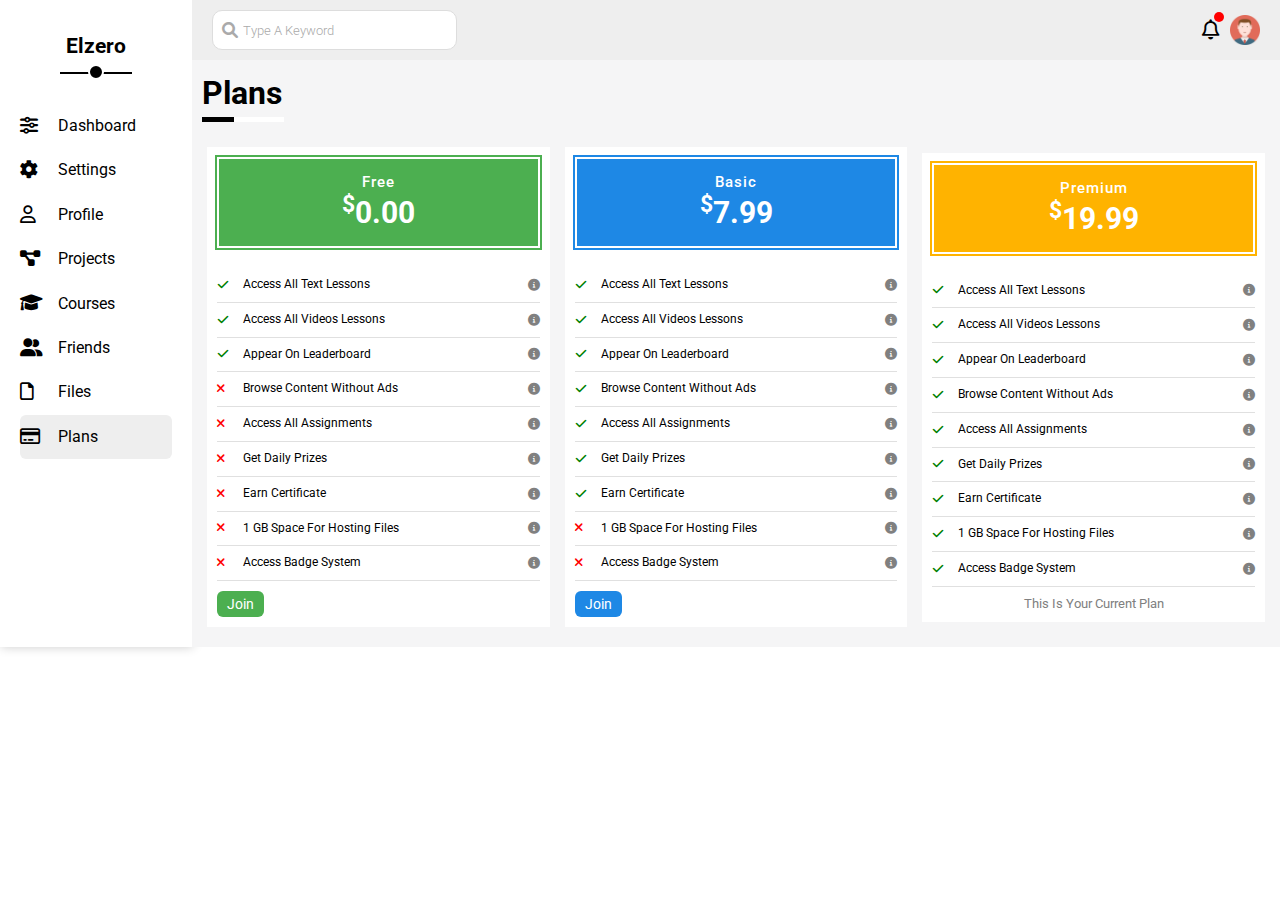
<file: html/plans.html>
<!DOCTYPE html>
<html lang="en">

<head>
    <meta charset="UTF-8">
    <meta http-equiv="X-UA-Compatible" content="IE=edge">
    <meta name="viewport" content="width=device-width, initial-scale=1.0">
    <meta name="description" content="User Dashboard">
    <meta name="author" content="El Houssni Mohammed">
    <!-- add fontawsome  -->
    <link rel="stylesheet" href="../css/all.min.css">
    <!-- add normalize for render thing normally  -->
    <link rel="stylesheet" href="../css/normalize.css">
    <!-- add google font  -->
    <link rel="preconnect" href="https://fonts.googleapis.com">
    <link rel="preconnect" href="https://fonts.gstatic.com" crossorigin>
    <link href="https://fonts.googleapis.com/css2?family=Roboto:wght@300;400;700;900&display=swap" rel="stylesheet">
    <!-- add the main css file  -->
    <link rel="stylesheet" href="../css/plans.css">
    <title>Plans | 2022</title>
</head>

<body>
    <!-- navigation in all website sections  -->
    <aside>
        <p>elzero</p>
        <ul>
            <li><a data-category="Dashboard" href="../index.html"><i class="fa-solid fa-sliders"></i></a></li>
            <li><a data-category="Settings" href="/html/settings.html"><i class="fa-solid fa-gear"></i></a></li>
            <li><a data-category="Profile" href="profile.html"><i class="fa-regular fa-user"></i></a></li>
            <li><a data-category="Projects" href="projects.html"><i class="fa-solid fa-diagram-project"></i></a></li>
            <li><a data-category="Courses" href="courses.html"><i class="fa-solid fa-graduation-cap"></i></a></li>
            <li><a data-category="Friends" href="friends.html"><i class="fa-solid fa-user-group"></i></a></li>
            <li><a data-category="Files" href="files.html"><i class="fa-regular fa-file"></i></a></li>
            <li class="active"><a data-category="Plans" href="plans.html"><i class="fa-regular fa-credit-card"></i></a>
            </li>
        </ul>
    </aside>
    <div class="container">
        <!-- header with search bar  -->
        <header>
            <div class="search-input">
                <input type="text" placeholder="Type A Keyword">
            </div>
            <div class="user-logo">
                <i class="fa-regular fa-bell"></i>
                <img src="../images/avatar.png" alt="">
            </div>
        </header>
        <!-- main content  -->
        <div class="wrapper">
            <h1 class="title">Plans</h1>
            <div class="content">
                <div class="plan free">
                    <div class="head">
                        <p>free</p>
                        <p><sup>$</sup>0.00</p>
                    </div>
                    <div class="body">
                        <div class="property">
                            <i class="fa-solid fa-check"></i>
                            <p>Access All Text Lessons</p>
                            <i class="fa-solid fa-circle-info"></i>
                        </div>
                        <div class="property">
                            <i class="fa-solid fa-check"></i>
                            <p>Access All Videos Lessons</p>
                            <i class="fa-solid fa-circle-info"></i>
                        </div>
                        <div class="property">
                            <i class="fa-solid fa-check"></i>
                            <p>Appear On Leaderboard</p>
                            <i class="fa-solid fa-circle-info"></i>
                        </div>
                        <div class="property">
                            <i class="fa-solid fa-xmark"></i>
                            <p>Browse Content Without Ads</p>
                            <i class="fa-solid fa-circle-info"></i>
                        </div>
                        <div class="property">
                            <i class="fa-solid fa-xmark"></i>
                            <p>Access All Assignments</p>
                            <i class="fa-solid fa-circle-info"></i>
                        </div>
                        <div class="property">
                            <i class="fa-solid fa-xmark"></i>
                            <p>Get Daily Prizes</p>
                            <i class="fa-solid fa-circle-info"></i>
                        </div>
                        <div class="property">
                            <i class="fa-solid fa-xmark"></i>
                            <p>Earn Certificate</p>
                            <i class="fa-solid fa-circle-info"></i>
                        </div>
                        <div class="property">
                            <i class="fa-solid fa-xmark"></i>
                            <p>1 GB Space For Hosting Files</p>
                            <i class="fa-solid fa-circle-info"></i>
                        </div>
                        <div class="property">
                            <i class="fa-solid fa-xmark"></i>
                            <p>Access Badge System</p>
                            <i class="fa-solid fa-circle-info"></i>
                        </div>
                    </div>
                    <button class="free-btn">join</button>
                </div>
                <div class="plan basic">
                    <div class="head">
                        <p>basic</p>
                        <p><sup>$</sup>7.99</p>
                    </div>
                    <div class="body">
                        <div class="property">
                            <i class="fa-solid fa-check"></i>
                            <p>Access All Text Lessons</p>
                            <i class="fa-solid fa-circle-info"></i>
                        </div>
                        <div class="property">
                            <i class="fa-solid fa-check"></i>
                            <p>Access All Videos Lessons</p>
                            <i class="fa-solid fa-circle-info"></i>
                        </div>
                        <div class="property">
                            <i class="fa-solid fa-check"></i>
                            <p>Appear On Leaderboard</p>
                            <i class="fa-solid fa-circle-info"></i>
                        </div>
                        <div class="property">
                            <i class="fa-solid fa-check"></i>
                            <p>Browse Content Without Ads</p>
                            <i class="fa-solid fa-circle-info"></i>
                        </div>
                        <div class="property">
                            <i class="fa-solid fa-check"></i>
                            <p>Access All Assignments</p>
                            <i class="fa-solid fa-circle-info"></i>
                        </div>
                        <div class="property">
                            <i class="fa-solid fa-check"></i>
                            <p>Get Daily Prizes</p>
                            <i class="fa-solid fa-circle-info"></i>
                        </div>
                        <div class="property">
                            <i class="fa-solid fa-check"></i>
                            <p>Earn Certificate</p>
                            <i class="fa-solid fa-circle-info"></i>
                        </div>
                        <div class="property">
                            <i class="fa-solid fa-xmark"></i>
                            <p>1 GB Space For Hosting Files</p>
                            <i class="fa-solid fa-circle-info"></i>
                        </div>
                        <div class="property">
                            <i class="fa-solid fa-xmark"></i>
                            <p>Access Badge System</p>
                            <i class="fa-solid fa-circle-info"></i>
                        </div>
                    </div>
                    <button class="basic-btn">join</button>
                </div>
                <div class="plan premium">
                    <div class="head">
                        <p>premium</p>
                        <p><sup>$</sup>19.99</p>
                    </div>
                    <div class="body">
                        <div class="property">
                            <i class="fa-solid fa-check"></i>
                            <p>Access All Text Lessons</p>
                            <i class="fa-solid fa-circle-info"></i>
                        </div>
                        <div class="property">
                            <i class="fa-solid fa-check"></i>
                            <p>Access All Videos Lessons</p>
                            <i class="fa-solid fa-circle-info"></i>
                        </div>
                        <div class="property">
                            <i class="fa-solid fa-check"></i>
                            <p>Appear On Leaderboard</p>
                            <i class="fa-solid fa-circle-info"></i>
                        </div>
                        <div class="property">
                            <i class="fa-solid fa-check"></i>
                            <p>Browse Content Without Ads</p>
                            <i class="fa-solid fa-circle-info"></i>
                        </div>
                        <div class="property">
                            <i class="fa-solid fa-check"></i>
                            <p>Access All Assignments</p>
                            <i class="fa-solid fa-circle-info"></i>
                        </div>
                        <div class="property">
                            <i class="fa-solid fa-check"></i>
                            <p>Get Daily Prizes</p>
                            <i class="fa-solid fa-circle-info"></i>
                        </div>
                        <div class="property">
                            <i class="fa-solid fa-check"></i>
                            <p>Earn Certificate</p>
                            <i class="fa-solid fa-circle-info"></i>
                        </div>
                        <div class="property">
                            <i class="fa-solid fa-check"></i>
                            <p>1 GB Space For Hosting Files</p>
                            <i class="fa-solid fa-circle-info"></i>
                        </div>
                        <div class="property">
                            <i class="fa-solid fa-check"></i>
                            <p>Access Badge System</p>
                            <i class="fa-solid fa-circle-info"></i>
                        </div>
                    </div>
                    <p>This Is Your Current Plan</p>
                </div>
            </div>
        </div>
        <!-- <i class="fa-solid fa-xmark"></i> -->
    </div>
</body>

</html>
</file>
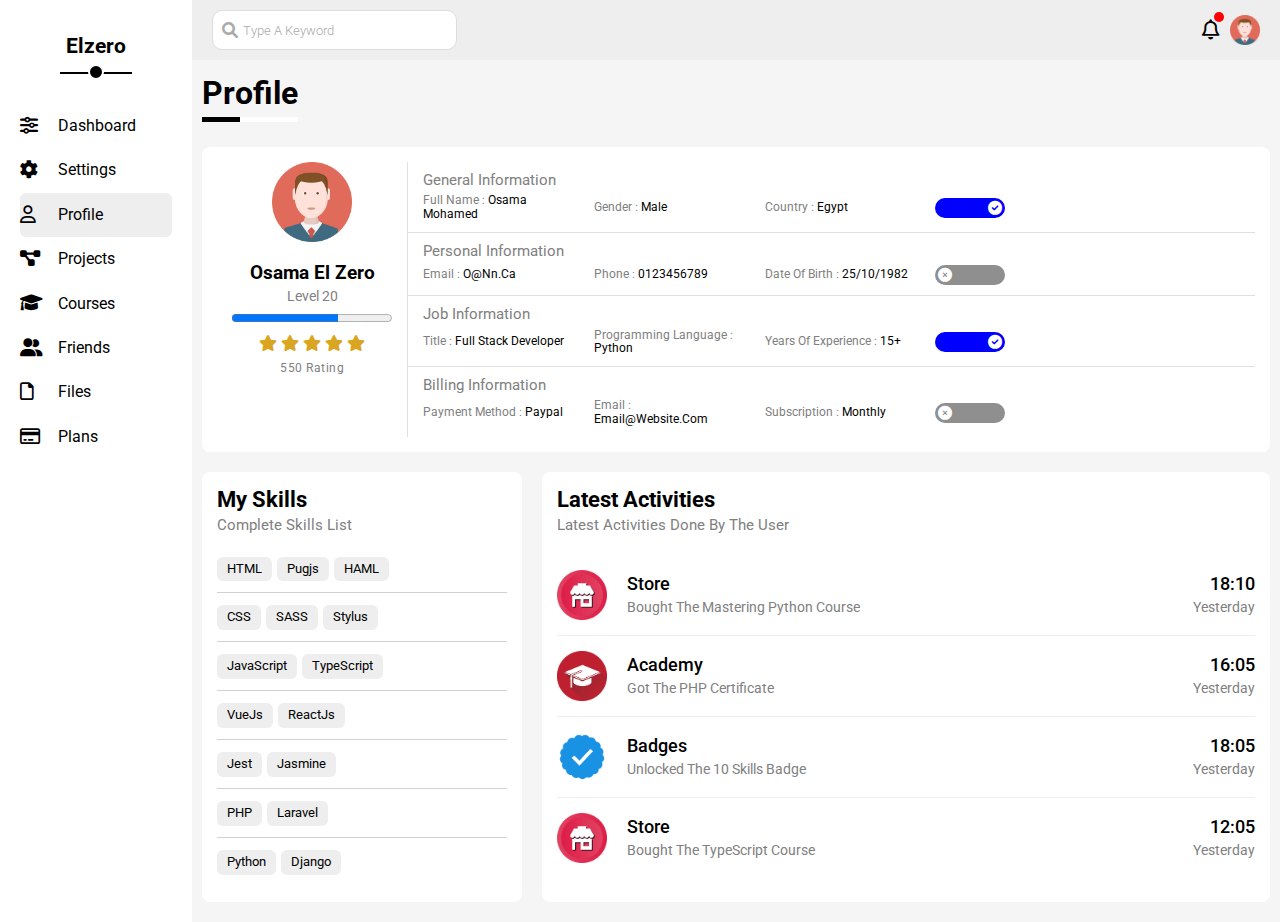
<file: html/profile.html>
<!DOCTYPE html>
<html lang="en">

<head>
    <meta charset="UTF-8">
    <meta http-equiv="X-UA-Compatible" content="IE=edge">
    <meta name="viewport" content="width=device-width, initial-scale=1.0">
    <meta name="description" content="User Dashboard">
    <meta name="author" content="El Houssni Mohammed">
    <!-- add fontawsome  -->
    <link rel="stylesheet" href="../css/all.min.css">
    <!-- add normalize for render thing normally  -->
    <link rel="stylesheet" href="../css/normalize.css">
    <!-- add google font  -->
    <link rel="preconnect" href="https://fonts.googleapis.com">
    <link rel="preconnect" href="https://fonts.gstatic.com" crossorigin>
    <link href="https://fonts.googleapis.com/css2?family=Roboto:wght@300;400;700;900&display=swap" rel="stylesheet">
    <!-- add the main css file  -->
    <link rel="stylesheet" href="../css/profile.css">
    <title>Profile | 2022</title>
</head>

<body>
    <!-- navigation in all website sections  -->
    <aside>
        <p>elzero</p>
        <ul>
            <li><a data-category="Dashboard" href="../index.html"><i class="fa-solid fa-sliders"></i></a></li>
            <li><a data-category="Settings" href="/html/settings.html"><i class="fa-solid fa-gear"></i></a></li>
            <li class="active"><a data-category="Profile" href="profile.html"><i class="fa-regular fa-user"></i></a>
            </li>
            <li><a data-category="Projects" href="projects.html"><i class="fa-solid fa-diagram-project"></i></a></li>
            <li><a data-category="Courses" href="courses.html"><i class="fa-solid fa-graduation-cap"></i></a></li>
            <li><a data-category="Friends" href="friends.html"><i class="fa-solid fa-user-group"></i></a></li>
            <li><a data-category="Files" href="files.html"><i class="fa-regular fa-file"></i></a></li>
            <li><a data-category="Plans" href="plans.html"><i class="fa-regular fa-credit-card"></i></a></li>
        </ul>
    </aside>
    <div class="container">
        <!-- header with search bar  -->
        <header>
            <div class="search-input">
                <input type="text" placeholder="Type A Keyword">
            </div>
            <div class="user-logo">
                <i class="fa-regular fa-bell"></i>
                <img src="../images/avatar.png" alt="">
            </div>
        </header>
        <!-- main content  -->
        <div class="wrapper">
            <h1 class="title">Profile</h1>
            <div class="content">
                <section class="profile">
                    <div class="profile-user">
                        <img src="../images/avatar.png" alt="user avatar">
                        <h4>osama el zero</h4>
                        <p>level 20</p>
                        <progress max="30" value="20"></progress>
                        <div class="stars">
                            <i class="fa-solid fa-star"></i>
                            <i class="fa-solid fa-star"></i>
                            <i class="fa-solid fa-star"></i>
                            <i class="fa-solid fa-star"></i>
                            <i class="fa-solid fa-star"></i>
                        </div>
                        <span>550 rating</span>
                    </div>
                    <div class="profile-info">
                        <div class="general-info section">
                            <h6>general information</h6>
                            <div class="parent">
                                <p>full name : <span>osama mohamed</span></p>
                                <p>gender : <span>male</span></p>
                                <p>country : <span>egypt</span></p>
                                <div class="switch">
                                    <input type="checkbox" name="" id="checker">
                                    <label for="checker">
                                        <div class="icons">
                                            <i class="fa-solid fa-circle-xmark xmark"></i>
                                            <i class="fa-solid fa-circle-check done"></i>
                                        </div>
                                    </label>
                                </div>
                            </div>
                        </div>
                        <div class="personal-info section">
                            <h6>personal information</h6>
                            <div class="parent">
                                <p>email : <span>o@nn.ca</span></p>
                                <p>phone : <span>0123456789</span></p>
                                <p>date of birth : <span>25/10/1982</span></p>
                                <div class="switch2">
                                    <input type="checkbox" name="" id="checker2">
                                    <label for="checker2">
                                        <div class="icons">
                                            <i class="fa-solid fa-circle-xmark xmark"></i>
                                            <i class="fa-solid fa-circle-check done"></i>
                                        </div>
                                    </label>
                                </div>
                            </div>
                        </div>
                        <div class="job-info section">
                            <h6>job information</h6>
                            <div class="parent">
                                <p>title : <span>full stack developer</span></p>
                                <p>programming language : <span>python</span></p>
                                <p>years of experience : <span>15+</span></p>
                                <div class="switch3">
                                    <input type="checkbox" name="" id="checker3">
                                    <label for="checker3">
                                        <div class="icons">
                                            <i class="fa-solid fa-circle-xmark xmark"></i>
                                            <i class="fa-solid fa-circle-check done"></i>
                                        </div>
                                    </label>
                                </div>
                            </div>
                        </div>
                        <div class="billing-info section">
                            <h6>billing information</h6>
                            <div class="parent">
                                <p>payment method : <span>paypal</span></p>
                                <p>email : <span>email@website.com</span></p>
                                <p>subscription : <span>monthly</span></p>
                                <div class="switch4">
                                    <input type="checkbox" name="" id="checker4">
                                    <label for="checker4">
                                        <div class="icons">
                                            <i class="fa-solid fa-circle-xmark xmark"></i>
                                            <i class="fa-solid fa-circle-check done"></i>
                                        </div>
                                    </label>
                                </div>
                            </div>
                        </div>
                    </div>
                </section>
                <div class="profil-content">
                    <section class="skills">
                        <div class="skills-head">
                            <h4>my skills</h4>
                            <p>complete skills list</p>
                        </div>
                        <div class="skills-body">
                            <div class="skill">
                                <p>HTML</p>
                                <p>pugjs</p>
                                <p>HAML</p>
                            </div>
                            <div class="skill">
                                <p>CSS</p>
                                <p>SASS</p>
                                <p>Stylus</p>
                            </div>
                            <div class="skill">
                                <p>javaScript</p>
                                <p>typeScript</p>
                            </div>
                            <div class="skill">
                                <p>vueJs</p>
                                <p>reactJs</p>
                            </div>
                            <div class="skill">
                                <p>jest</p>
                                <p>jasmine</p>
                            </div>
                            <div class="skill">
                                <p>PHP</p>
                                <p>laravel</p>
                            </div>
                            <div class="skill">
                                <p>python</p>
                                <p>django</p>
                            </div>
                        </div>
                    </section>
                    <section class="latest-activities">
                        <div class="activities-head">
                            <h4>latest activities</h4>
                            <p>latest activities done by the user</p>
                        </div>
                        <div class="activities-body">
                            <div class="activity">
                                <img src="../images/activity-01.png" alt="store avatar ">
                                <div class="infos">
                                    <h6>store</h6>
                                    <p>bought the mastering python course</p>
                                </div>
                                <div class="time">
                                    <h6>18:10</h6>
                                    <p>yesterday</p>
                                </div>
                            </div>
                            <div class="activity">
                                <img src="../images/activity-02.png" alt="academy avatar ">
                                <div class="infos">
                                    <h6>academy</h6>
                                    <p>got the PHP certificate</p>
                                </div>
                                <div class="time">
                                    <h6>16:05</h6>
                                    <p>yesterday</p>
                                </div>
                            </div>
                            <div class="activity">
                                <img src="../images/activity-03.png" alt="badge avatar ">
                                <div class="infos">
                                    <h6>badges</h6>
                                    <p>unlocked the 10 skills badge</p>
                                </div>
                                <div class="time">
                                    <h6>18:05</h6>
                                    <p>yesterday</p>
                                </div>
                            </div>
                            <div class="activity">
                                <img src="../images/activity-01.png" alt="store avatar ">
                                <div class="infos">
                                    <h6>store</h6>
                                    <p>bought the typeScript course</p>
                                </div>
                                <div class="time">
                                    <h6>12:05</h6>
                                    <p>yesterday</p>
                                </div>
                            </div>
                        </div>
                    </section>
                </div>
            </div>
        </div>
    </div>
</body>

</html>
</file>
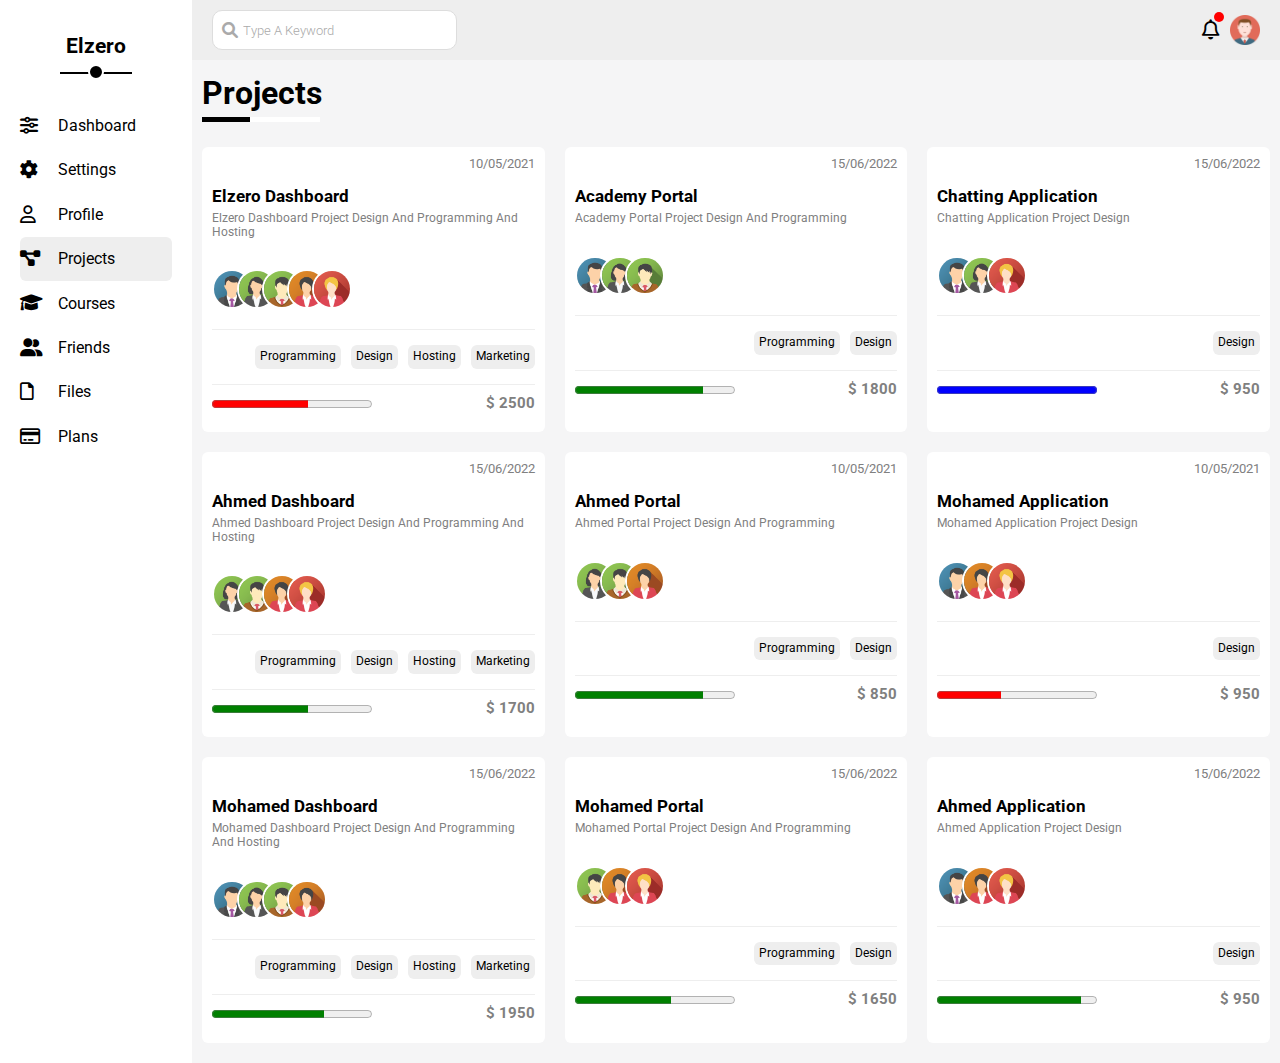
<file: html/projects.html>
<!DOCTYPE html>
<html lang="en">

<head>
    <meta charset="UTF-8">
    <meta http-equiv="X-UA-Compatible" content="IE=edge">
    <meta name="viewport" content="width=device-width, initial-scale=1.0">
    <meta name="description" content="User Dashboard">
    <meta name="author" content="El Houssni Mohammed">
    <!-- add fontawsome  -->
    <link rel="stylesheet" href="../css/all.min.css">
    <!-- add normalize for render thing normally  -->
    <link rel="stylesheet" href="../css/normalize.css">
    <!-- add google font  -->
    <link rel="preconnect" href="https://fonts.googleapis.com">
    <link rel="preconnect" href="https://fonts.gstatic.com" crossorigin>
    <link href="https://fonts.googleapis.com/css2?family=Roboto:wght@300;400;700;900&display=swap" rel="stylesheet">
    <!-- add the main css file  -->
    <link rel="stylesheet" href="../css/projects.css">
    <title>Projects | 2022</title>
</head>

<body>
    <!-- navigation in all website sections  -->
    <aside>
        <p>elzero</p>
        <ul>
            <li><a data-category="Dashboard" href="../index.html"><i class="fa-solid fa-sliders"></i></a></li>
            <li><a data-category="Settings" href="/html/settings.html"><i class="fa-solid fa-gear"></i></a></li>
            <li><a data-category="Profile" href="profile.html"><i class="fa-regular fa-user"></i></a></li>
            <li class="active"><a data-category="Projects" href="projects.html"><i
                        class="fa-solid fa-diagram-project"></i></a></li>
            <li><a data-category="Courses" href="courses.html"><i class="fa-solid fa-graduation-cap"></i></a></li>
            <li><a data-category="Friends" href="friends.html"><i class="fa-solid fa-user-group"></i></a></li>
            <li><a data-category="Files" href="files.html"><i class="fa-regular fa-file"></i></a></li>
            <li><a data-category="Plans" href="plans.html"><i class="fa-regular fa-credit-card"></i></a></li>
        </ul>
    </aside>
    <div class="container">
        <!-- header with search bar  -->
        <header>
            <div class="search-input">
                <input type="text" placeholder="Type A Keyword">
            </div>
            <div class="user-logo">
                <i class="fa-regular fa-bell"></i>
                <img src="../images/avatar.png" alt="">
            </div>
        </header>
        <!-- main content  -->
        <div class="wrapper">
            <h1 class="title">Projects</h1>
            <div class="content">
                <div class="project">
                    <span class="date">10/05/2021</span>
                    <div class="project-title">
                        <h5>elzero dashboard</h5>
                        <p>elzero dashboard project design and programming and hosting</p>
                    </div>
                    <div class="imgs">
                        <img src="../images/team-01.png" alt="user avatar">
                        <img src="../images/team-02.png" alt="user avatar">
                        <img src="../images/team-03.png" alt="user avatar">
                        <img src="../images/team-04.png" alt="user avatar">
                        <img src="../images/team-05.png" alt="user avatar">
                    </div>
                    <div class="services">
                        <span>programming</span>
                        <span>design</span>
                        <span>hosting</span>
                        <span>marketing</span>
                    </div>
                    <div class="price">
                        <progress data-color="red" max="100" value="60"></progress>
                        <span>$ 2500</span>
                    </div>
                </div>
                <div class="project">
                    <span class="date">15/06/2022</span>
                    <div class="project-title">
                        <h5>academy portal</h5>
                        <p>academy portal project design and programming</p>
                    </div>
                    <div class="imgs">
                        <img src="../images/team-01.png" alt="user avatar">
                        <img src="../images/team-02.png" alt="user avatar">
                        <img src="../images/team-03.png" alt="user avatar">
                    </div>
                    <div class="services">
                        <span>programming</span>
                        <span>design</span>
                    </div>
                    <div class="price">
                        <progress data-color="green" max="100" value="80"></progress>
                        <span>$ 1800</span>
                    </div>
                </div>
                <div class="project">
                    <span class="date">15/06/2022</span>
                    <div class="project-title">
                        <h5>chatting application</h5>
                        <p>chatting application project design</p>
                    </div>
                    <div class="imgs">
                        <img src="../images/team-01.png" alt="user avatar">
                        <img src="../images/team-02.png" alt="user avatar">
                        <img src="../images/team-05.png" alt="user avatar">
                    </div>
                    <div class="services">
                        <span>design</span>
                    </div>
                    <div class="price">
                        <progress data-color="blue" max="100" value="100"></progress>
                        <span>$ 950</span>
                    </div>
                </div>
                <div class="project">
                    <span class="date">15/06/2022</span>
                    <div class="project-title">
                        <h5>ahmed dashboard</h5>
                        <p>ahmed dashboard project design and programming and hosting</p>
                    </div>
                    <div class="imgs">
                        <img src="../images/team-02.png" alt="user avatar">
                        <img src="../images/team-03.png" alt="user avatar">
                        <img src="../images/team-04.png" alt="user avatar">
                        <img src="../images/team-05.png" alt="user avatar">
                    </div>
                    <div class="services">
                        <span>programming</span>
                        <span>design</span>
                        <span>hosting</span>
                        <span>marketing</span>
                    </div>
                    <div class="price">
                        <progress data-color="green" max="100" value="60"></progress>
                        <span>$ 1700</span>
                    </div>
                </div>
                <div class="project">
                    <span class="date">10/05/2021</span>
                    <div class="project-title">
                        <h5>ahmed portal</h5>
                        <p>ahmed portal project design and programming</p>
                    </div>
                    <div class="imgs">
                        <img src="../images/team-02.png" alt="user avatar">
                        <img src="../images/team-03.png" alt="user avatar">
                        <img src="../images/team-04.png" alt="user avatar">
                    </div>
                    <div class="services">
                        <span>programming</span>
                        <span>design</span>
                    </div>
                    <div class="price">
                        <progress data-color="green" max="100" value="80"></progress>
                        <span>$ 850</span>
                    </div>
                </div>
                <div class="project">
                    <span class="date">10/05/2021</span>
                    <div class="project-title">
                        <h5>mohamed application</h5>
                        <p>mohamed application project design</p>
                    </div>
                    <div class="imgs">
                        <img src="../images/team-01.png" alt="user avatar">
                        <img src="../images/team-04.png" alt="user avatar">
                        <img src="../images/team-05.png" alt="user avatar">
                    </div>
                    <div class="services">
                        <span>design</span>
                    </div>
                    <div class="price">
                        <progress data-color="red" max="100" value="40"></progress>
                        <span>$ 950</span>
                    </div>
                </div>
                <div class="project">
                    <span class="date">15/06/2022</span>
                    <div class="project-title">
                        <h5>mohamed dashboard</h5>
                        <p>mohamed dashboard project design and programming and hosting</p>
                    </div>
                    <div class="imgs">
                        <img src="../images/team-01.png" alt="user avatar">
                        <img src="../images/team-02.png" alt="user avatar">
                        <img src="../images/team-03.png" alt="user avatar">
                        <img src="../images/team-04.png" alt="user avatar">
                    </div>
                    <div class="services">
                        <span>programming</span>
                        <span>design</span>
                        <span>hosting</span>
                        <span>marketing</span>
                    </div>
                    <div class="price">
                        <progress data-color="green" max="100" value="70"></progress>
                        <span>$ 1950</span>
                    </div>
                </div>
                <div class="project">
                    <span class="date">15/06/2022</span>
                    <div class="project-title">
                        <h5>mohamed portal</h5>
                        <p>mohamed portal project design and programming</p>
                    </div>
                    <div class="imgs">
                        <img src="../images/team-03.png" alt="user avatar">
                        <img src="../images/team-04.png" alt="user avatar">
                        <img src="../images/team-05.png" alt="user avatar">
                    </div>
                    <div class="services">
                        <span>programming</span>
                        <span>design</span>
                    </div>
                    <div class="price">
                        <progress data-color="green" max="100" value="60"></progress>
                        <span>$ 1650</span>
                    </div>
                </div>
                <div class="project">
                    <span class="date">15/06/2022</span>
                    <div class="project-title">
                        <h5>ahmed application</h5>
                        <p>ahmed application project design</p>
                    </div>
                    <div class="imgs">
                        <img src="../images/team-01.png" alt="user avatar">
                        <img src="../images/team-04.png" alt="user avatar">
                        <img src="../images/team-05.png" alt="user avatar">
                    </div>
                    <div class="services">
                        <span>design</span>
                    </div>
                    <div class="price">
                        <progress data-color="green" max="100" value="90"></progress>
                        <span>$ 950</span>
                    </div>
                </div>
            </div>
        </div>
    </div>
</body>

</html>
</file>
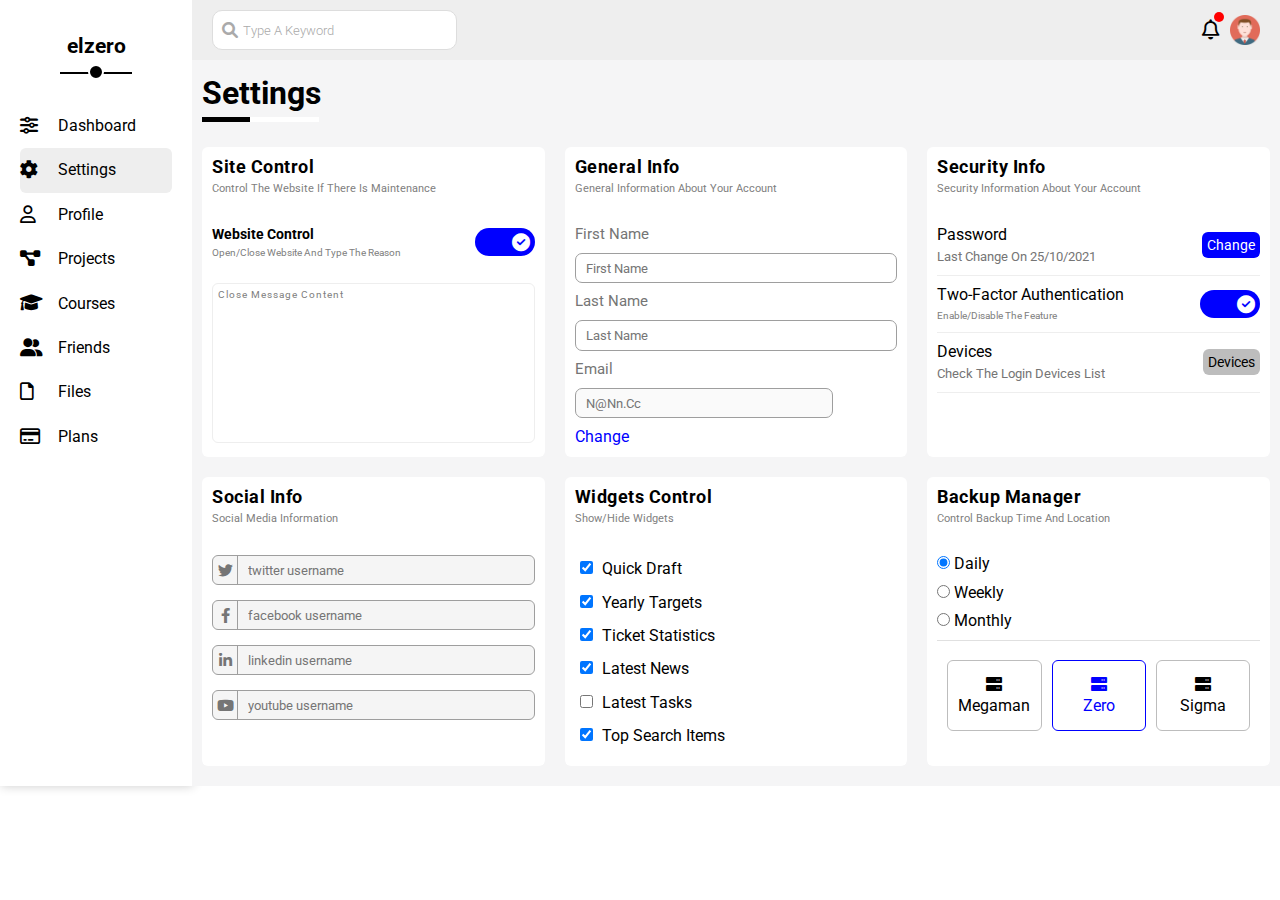
<file: html/settings.html>
<!DOCTYPE html>
<html lang="en">

<head>
    <meta charset="UTF-8">
    <meta http-equiv="X-UA-Compatible" content="IE=edge">
    <meta name="viewport" content="width=device-width, initial-scale=1.0">
    <meta name="description" content="User Dashboard">
    <meta name="author" content="El Houssni Mohammed">
    <!-- add fontawsome  -->
    <link rel="stylesheet" href="../css/all.min.css">
    <!-- add normalize for render thing normally  -->
    <link rel="stylesheet" href="../css/normalize.css">
    <!-- add google font  -->
    <link rel="preconnect" href="https://fonts.googleapis.com">
    <link rel="preconnect" href="https://fonts.gstatic.com" crossorigin>
    <link href="https://fonts.googleapis.com/css2?family=Roboto:wght@300;400;700;900&display=swap" rel="stylesheet">
    <!-- add the main css file  -->
    <link rel="stylesheet" href="../css/settings.css">
    <title>Settings | 2022</title>
</head>

<body>
    <!-- navigation in all website sections  -->
    <aside>
        <p>elzero</p>
        <ul>
            <li><a data-category="Dashboard" href="../index.html"><i class="fa-solid fa-sliders"></i></a></li>
            <li class="active"><a data-category="Settings" href="/html/settings.html"><i
                        class="fa-solid fa-gear"></i></a></li>
            <li><a data-category="Profile" href="profile.html"><i class="fa-regular fa-user"></i></a></li>
            <li><a data-category="Projects" href="projects.html"><i class="fa-solid fa-diagram-project"></i></a></li>
            <li><a data-category="Courses" href="courses.html"><i class="fa-solid fa-graduation-cap"></i></a></li>
            <li><a data-category="Friends" href="friends.html"><i class="fa-solid fa-user-group"></i></a></li>
            <li><a data-category="Files" href="files.html"><i class="fa-regular fa-file"></i></a></li>
            <li><a data-category="Plans" href="plans.html"><i class="fa-regular fa-credit-card"></i></a></li>
        </ul>
    </aside>
    <div class="container">
        <!-- header with search bar  -->
        <header>
            <div class="search-input">
                <input type="text" placeholder="Type A Keyword">
            </div>
            <div class="user-logo">
                <i class="fa-regular fa-bell"></i>
                <img src="../images/avatar.png" alt="">
            </div>
        </header>
        <!-- main content  -->
        <div class="wrapper">
            <h1 class="title">Settings</h1>
            <div class="content">
                <section class="section site-control">
                    <div class="section-header">
                        <h4 class="section-title">site control</h4>
                        <p class="section-sub-title">control the website if there is maintenance</p>
                    </div>
                    <div class="section-body">
                        <div class="control">
                            <div class="text">
                                <h5>website control</h5>
                                <p>open/close website and type the reason</p>
                            </div>
                            <div class="switch">
                                <input type="checkbox" name="" id="checker">
                                <label for="checker">
                                    <div class="icons">
                                        <i class="fa-solid fa-circle-xmark xmark"></i>
                                        <i class="fa-solid fa-circle-check done"></i>
                                    </div>
                                </label>
                            </div>
                        </div>
                        <textarea cols="30" rows="10" placeholder="close message content"></textarea>
                    </div>
                </section>
                <section class="section general-info">
                    <div class="section-header">
                        <h4 class="section-title">general info</h4>
                        <p class="section-sub-title">general information about your account</p>
                    </div>
                    <div class="section-body">
                        <label for="f-name">first name</label>
                        <input type="text" id="f-name" placeholder="first name">
                        <label for="l-name">last name</label>
                        <input type="text" id="l-name" placeholder="last name">
                        <div class="email-input">
                            <label for="email">email</label>
                            <input type="email" id="email" disabled placeholder="n@nn.cc">
                            <a href="#" class="email-btn">change</a>
                        </div>
                    </div>
                </section>
                <section class="section security-info">
                    <div class="section-header">
                        <h4 class="section-title">security info</h4>
                        <p class="section-sub-title">security information about your account</p>
                    </div>
                    <div class="section-body">
                        <div class="password">
                            <div>
                                <h5>password</h5>
                                <p>last change on 25/10/2021</p>
                            </div>
                            <a href="#">change</a>
                        </div>
                        <div class="control">
                            <div class="text">
                                <h5>two-factor authentication</h5>
                                <p>enable/disable the feature</p>
                            </div>
                            <div class="switch">
                                <input type="checkbox" name="" id="checker2">
                                <label for="checker2">
                                    <div class="icons">
                                        <i class="fa-solid fa-circle-xmark xmark"></i>
                                        <i class="fa-solid fa-circle-check done"></i>
                                    </div>
                                </label>
                            </div>
                        </div>
                        <div class="devices">
                            <div>
                                <h5>devices</h5>
                                <p>check the login devices list</p>
                            </div>
                            <a href="#">devices</a>
                        </div>
                    </div>
                </section>
                <section class="section social-info">
                    <div class="section-header">
                        <h4 class="section-title">social info</h4>
                        <p class="section-sub-title">social media information</p>
                    </div>
                    <div class="section-body">
                        <ul>
                            <li>
                                <span><i class="fa-brands fa-twitter"></i></span>
                                <input type="text" placeholder="twitter username">
                            </li>
                            <li>
                                <span><i class="fa-brands fa-facebook-f"></i></span>
                                <input type="text" placeholder="facebook username">
                            </li>
                            <li>
                                <span><i class="fa-brands fa-linkedin-in"></i></span>
                                <input type="text" placeholder="linkedin username">
                            </li>
                            <li>
                                <span><i class="fa-brands fa-youtube"></i></span>
                                <input type="text" placeholder="youtube username">
                            </li>
                        </ul>
                    </div>
                </section>
                <section class="section widgets">
                    <div class="section-header">
                        <h4 class="section-title">widgets control</h4>
                        <p class="section-sub-title">show/hide widgets</p>
                    </div>
                    <div class="section-body">
                        <ul>
                            <li>
                                <input type="checkbox" checked name="" id="q-draft">
                                <label for="q-draft">quick draft</label>
                            </li>
                            <li>
                                <input type="checkbox" checked name="" id="y-targets">
                                <label for="y-targets">yearly targets</label>
                            </li>
                            <li>
                                <input type="checkbox" checked name="" id="t-statistics">
                                <label for="t-statistics">ticket statistics</label>
                            </li>
                            <li>
                                <input type="checkbox" checked name="" id="l-news">
                                <label for="l-news">latest news</label>
                            </li>
                            <li>
                                <input type="checkbox" name="" id="l-tasks">
                                <label for="l-tasks">latest tasks</label>
                            </li>
                            <li>
                                <input type="checkbox" checked name="" id="t-s-items">
                                <label for="t-s-items">top search items</label>
                            </li>
                        </ul>
                    </div>
                </section>
                <section class="section backup">
                    <div class="section-header">
                        <h4 class="section-title">backup manager</h4>
                        <p class="section-sub-title">control backup time and location</p>
                    </div>
                    <div class="section-body">
                        <div class="backup-time">
                            <ul>
                                <li>
                                    <input type="radio" name="backup-time" checked id="daily">
                                    <label for="daily">daily</label>
                                </li>
                                <li>
                                    <input type="radio" name="backup-time" id="weekly">
                                    <label for="weekly">weekly</label>
                                </li>
                                <li>
                                    <input type="radio" name="backup-time" id="monthly">
                                    <label for="monthly">monthly</label>
                                </li>
                            </ul>
                        </div>
                        <div class="backup-location">
                            <ul>
                                <li>
                                    <input type="radio" name="backup-location" id="megaman">
                                    <label for="megaman">
                                        <i class="fa-solid fa-server"></i>
                                        <p>megaman</p>
                                    </label>
                                </li>
                                <li>
                                    <input type="radio" name="backup-location" id="zero" checked>
                                    <label for="zero">
                                        <i class="fa-solid fa-server"></i>
                                        <p>zero</p>
                                    </label>
                                </li>
                                <li>
                                    <input type="radio" name="backup-location" id="sigma">
                                    <label for="sigma">
                                        <i class="fa-solid fa-server"></i>
                                        <p>sigma</p>
                                    </label>
                                </li>
                            </ul>
                        </div>
                    </div>
                </section>
            </div>
        </div>
    </div>
</body>

</html>
</file>
<file: css/master.css>
/* start general rules  */
* {
    margin: 0px;
    padding: 0px;
    box-sizing: border-box;
    font-family: 'Roboto', sans-serif;
}

:root {
    --bg-color: #eee;
}

a {
    text-decoration: none;
}

ul {
    list-style: none;
}

/* start media query  */
@media (max-width: 767px) {}

@media (min-width: 768px) {}

@media (min-width: 992px) {}

@media (min-width: 1199px) {}

/* end media query  */


/* start global classes*/
.active {
    background-color: var(--bg-color);
}

.section-title {
    font-size: 1.4rem;
    text-transform: capitalize;
    letter-spacing: .5px;
}

.section-sub-title {
    color: gray;
    font-size: .9rem;
    letter-spacing: .5px;
    margin-block: 5px;
}

/* end global classes  */

/* end general rules ============================================== */

body {
    display: flex;
}

/* start aside ============================================= */
aside {
    padding: 20px;
    box-shadow: 1px 0 10px 0px rgb(0 0 0 / 20%);
    width: 15%;
}

aside p {
    text-align: center;
    width: fit-content;
    margin: 0 auto 30px;
    padding: 15px;
    text-transform: capitalize;
    font-weight: 700;
    font-size: clamp(14px, 2vw, 1.3rem);
    position: relative;
}

aside p::before {
    content: "";
    position: absolute;
    left: 0;
    bottom: 0;
    width: 80%;
    margin-left: 10%;
    height: 2px;
    background-color: black;
}

aside p::after {
    content: "";
    position: absolute;
    left: 50%;
    bottom: -6px;
    translate: -50%;
    width: 12px;
    height: 12px;
    border-radius: 50%;
    background-color: black;
    border: 2px solid white;
}

aside ul li {
    border-radius: 6px;
    transition: .3s all ease;
}

aside ul li:hover {
    background-color: var(--bg-color);
}

aside ul li a {
    padding: 12px;
    padding-left: 0;
    color: black;
    display: block;
    position: relative;
}

aside ul li a::before {
    content: attr(data-category);
    position: absolute;
    top: 50%;
    left: 25%;
    font-size: 16px;
    translate: 0 -50%;
}

aside ul li a i {
    font-size: 18px;
}

@media (max-width: 767px) {
    aside {
        padding: 5px;
    }

    aside p {
        width: 100%;
        padding: 0;
        margin: 0 auto 10px;
    }

    aside p::before,
    aside p::after {
        display: none;
    }

    aside ul {
        display: flex;
        flex-direction: column;
        align-items: center;
    }

    aside ul li a {
        padding-left: 12px;
    }

    aside ul li a::before {
        display: none;
    }
}

@media (min-width: 768px) and (max-width: 991px) {
    aside {
        padding: 15px;
        width: 20%;
    }
}

/* end aside ============================== */
/* start container =========================================================*/
.container {
    flex-grow: 1;
    background-color: #f5f5f6;
    overflow-x: hidden;
    width: 85%;
}

/* start header styling in container  */
.container header {
    display: flex;
    background-color: #eee;
    justify-content: space-between;
    align-items: center;
    padding: 10px 20px;
}

.container header .search-input {
    position: relative;
}

.container header .search-input::before {
    content: "\f002";
    font-family: "Font Awesome 5 Free";
    font-weight: 900;
    position: absolute;
    top: 50%;
    left: 10px;
    transform: translateY(-50%);
    color: #aaa;
}

.container header input {
    display: block;
    border: 1px solid #ddd;
    border-radius: 10px;
    padding: 10px;
    padding-left: 30px;
    width: 100%;
    color: #aaa;
    font-weight: 300;
    transition: .5s all ease;
}

.container header input::placeholder {
    font-size: .8rem;
    color: #aaa;
}

.container header input:focus {
    outline: none;
    border: 1px solid #ddd;
    width: 110%;
}

.container header .user-logo {
    display: flex;
    align-items: center;
}

.container header .user-logo i,
.container header .user-logo img {
    cursor: pointer;
}

.container header .user-logo i {
    display: inline-block;
    position: relative;
    margin-right: 10px;
    font-size: 20px;
}

.container header .user-logo i::after {
    content: "";
    position: absolute;
    width: 10px;
    height: 10px;
    border-radius: 50%;
    background-color: red;
    top: -8px;
    right: -4px;
}

.container header .user-logo img {
    width: 30px;
}

/* end header styling in container  */
/* start content styling in container */
.container .wrapper {
    padding-inline: 10px;
}

.container .wrapper .title {
    position: relative;
    width: fit-content;
    margin: 15px 10px 25px 0;
    padding-bottom: 10px;
}

.container .wrapper .title::before {
    content: "";
    position: absolute;
    bottom: 0;
    left: 0;
    width: 40%;
    height: 5px;
    background-color: black;
    z-index: 1;
}

.container .wrapper .title::after {
    content: "";
    position: absolute;
    bottom: 0;
    left: 10px;
    width: 90%;
    height: 5px;
    background-color: white;
    z-index: 0;
}

.container .wrapper .content {
    display: flex;
    justify-content: space-between;
    flex-wrap: wrap;
    gap: 20px;
}

.container .wrapper .content .section {
    background-color: white;
    border-radius: 6px;
    width: calc((100% - 40px) / 3);
}

@media (max-width: 767px) {
    .container header .search-input {
        width: 70%;
    }

    .container header input {
        font-size: 13px;
    }

    .container header input:focus {
        width: 100%;
    }

    .container header .user-logo i:first-of-type {
        margin-right: 10px;
    }

    .container .wrapper .content .section {
        width: 100%;
    }
}

@media (min-width: 768px) and (max-width: 991px) {
    .container .wrapper .content {
        justify-content: center;
    }

    .container .wrapper .content .section {
        width: calc((100% - 30px) / 2);
    }
}

/* end container ================================================ */
/* start welcome section  */
section.welcome .head {
    height: 35%;
    background-color: #ccc;
    padding: 10px;
    border-top-left-radius: 6px;
    border-top-right-radius: 6px;
    display: flex;
    justify-content: space-between;
}

section.welcome .head .welcome-img img {
    max-width: 100%;
    max-height: 85%;
}

section.welcome .body .profile-img {
    position: relative;
    top: -20px;
    left: 30px;
    width: fit-content;
}

section.welcome .body .profile-img img {
    width: 40px;
}

section.welcome .body .infos {
    display: flex;
    justify-content: space-around;
    border: 1px solid #bdbdbd;
    border-right: none;
    border-left: none;
}

section.welcome .body .infos>div {
    padding: 15px 0;
    text-align: center;
}

section.welcome .body .infos>div p:first-child {
    font-weight: 600;
    text-transform: capitalize;
    letter-spacing: .5px;
    margin-bottom: 5px;
}

section.welcome .body .infos>div p:last-child {
    font-size: .9rem;
    text-transform: capitalize;
    font-weight: 400;
    color: #9e9e9e;
}

section.welcome .body .section-link-parent {
    position: relative;
}

section.welcome .body .section-link-parent .section-link {
    color: white;
    background-color: #0288d1;
    padding: 5px;
    border-radius: 6px;
    display: block;
    width: fit-content;
    margin-top: 10px;
    position: absolute;
    right: 5%;
}

@media (max-width: 767px) {
    section.welcome .head {
        height: auto;
    }


    section.welcome .head .welcome-img img {
        display: none;
    }

    section.welcome .body .infos {
        flex-direction: column;
    }

    section.welcome .body .infos>div {
        padding: 10px 0;
    }

    section.welcome .body .profile-img {
        left: 50%;
        translate: -50%;
    }

    section.welcome .body .section-link-parent {
        position: initial;
        display: flex;
        justify-content: flex-end;
        padding-block: 10px;
    }

    section.welcome .body .section-link-parent .section-link {
        margin-top: 0;
        position: initial;
        right: initial;
        margin-right: 10px;
    }
}

/* end welcome section  */
/* start draft section  */
section.draft {
    padding: 10px;
}

section.draft input {
    display: block;
    width: 100%;
    padding: 5px;
    margin-block: 10px;
    border: 1px solid #e0e0e0;
    background: #e0e0e0;
    color: black;
    border-radius: 6px;
}

section.draft textarea {
    display: block;
    width: 100%;
    padding: 5px;
    border: 1px solid #e0e0e0;
    background: #e0e0e0;
    color: black;
    border-radius: 6px;
}

section.draft input:focus,
section.draft textarea:focus {
    outline: none;
}

section.draft .section-link-parent {
    position: relative;
    height: 40px;
}

section.draft .section-link-parent .section-link {
    color: white;
    background-color: #0288d1;
    padding: 5px;
    border-radius: 6px;
    display: block;
    width: fit-content;
    margin-top: 10px;
    position: absolute;
    right: 5%;
}

/* end draft section  */
/* start target section  */

section.target {
    padding: 10px;
}

.target-items {
    margin-top: 10px;
}

.target-items .item {
    display: flex;
    align-items: center;
    padding-block: 10px;
}

.target-items .item i {
    margin-right: 10px;
    font-size: 22px;
    padding: 20px 25px;
}

.target-items .item .infos {
    flex-grow: 1;
}

.target-items .item .infos h6 {
    text-transform: capitalize;
    color: grey;
    margin-bottom: 5px;
    font-size: 14px;
    letter-spacing: .5px;
}

.target-items .item .infos p {
    font-weight: 800;
    font-size: 14px;
    margin-bottom: 5px;
}

.target-items .item .infos .progress {
    height: 3px;
    position: relative;
}

.target-items .item .infos .progress::after {
    content: "";
    position: absolute;
    top: 0;
    left: 0;
    height: 100%;
}

.target-items .item .infos .progress::before {
    content: attr(data-progress);
    position: absolute;
    top: -100%;
    width: fit-content;
    color: white;
    padding: 4px;
    font-size: 8px;
    border-radius: 6px;
    transform: translate(-50%, -110%);
    font-weight: 600;
}

.target-items .item:first-child .infos .progress {
    background-color: lightblue;
}

.target-items .item:first-child .infos .progress::after {
    background-color: blue;
    width: 80%;
}

.target-items .item:first-child .infos .progress::before {
    background-color: blue;
    left: 80%;
}

.target-items .item:nth-child(2) .infos .progress {
    background-color: #ffa5004f;
}

.target-items .item:nth-child(2) .infos .progress::after {
    background-color: orange;
    width: 55%;
}

.target-items .item:nth-child(2) .infos .progress::before {
    background-color: orange;
    left: 55%;
}

.target-items .item:last-child .infos .progress {
    background-color: #388e3c78;
}

.target-items .item:last-child .infos .progress::after {
    background-color: #388e3c;
    width: 75%;
}

.target-items .item:last-child .infos .progress::before {
    background-color: #388e3c;
    left: 75%;
}

.target-items .item:first-child i {
    background-color: #81d4fa;
    color: blue;
}

.target-items .item:nth-child(2) i {
    background-color: #fff59d;
    color: #ff8f00;
}

.target-items .item:last-child i {
    background-color: #a5d6a7;
    color: #388e3c;
}

/* end draft section  */
/* start tickets section  */
section.tickets {
    padding: 10px;
}

section.tickets .statisticks {
    margin-top: 10px;
    display: flex;
    flex-wrap: wrap;
    justify-content: space-between;
    gap: 10px;
}

section.tickets .statisticks li {
    width: calc((100% - 20px) / 2);
    text-align: center;
    padding: 15px;
    border: 1px solid #bdbdbd;
    border-radius: 6px;
}

section.tickets .statisticks li i {
    margin-bottom: 10px;
    font-size: 25px;
}

section.tickets .statisticks li:nth-child(1) i {
    color: orangered;
}

section.tickets .statisticks li:nth-child(2) i {
    color: blue;
}

section.tickets .statisticks li:nth-child(3) i {
    color: green;
}

section.tickets .statisticks li:nth-child(4) i {
    color: yellow;
}

section.tickets .statisticks li h6 {
    font-size: 20px;
    font-weight: 800;
    margin-bottom: 5px;
}

section.tickets .statisticks li p {
    font-size: 15px;
    color: grey;
}

@media (max-width: 767px) {
    section.tickets .statisticks li {
        width: 100%;
    }
}

/* end tickets section  */
/* start latest news section  */
section.news {
    padding: 10px;
}

section.news .news {
    margin-top: 10px;
}

section.news .news .new {
    display: flex;
    gap: 10px;
    align-items: center;
    justify-content: space-between;
    cursor: pointer;
    padding-block: 15px;
}

section.news .news .new:not(:last-child) {
    border-bottom: 1px solid grey;
}

section.news .news .new img {
    width: 90px;
    border-radius: 6px;
}

section.news .news .new div {
    flex-grow: 1;
}

section.news .news .new div h6 {
    font-size: 17px;
    text-transform: capitalize;
}

section.news .news .new div p {
    font-size: 12px;
    color: grey;
    text-transform: capitalize;
}

section.news .news .new>p {
    background: #e0e0e0;
    padding: 10px 4px;
    border-radius: 6px;
    font-size: 14px;
    font-weight: 400;
    text-transform: capitalize;
}

@media (max-width: 767px) {
    section.news .news .new {
        flex-direction: column;
    }

    section.news .news .new div h6 {
        text-align: center;
    }
}

@media (min-width: 768px) and (max-width: 991px) {
    section.news .news .new img {
        width: 80px;
    }

    section.news .news .new div h6 {
        font-size: 14px;
    }

    section.news .news .new div p {
        font-size: 9px;
    }

    section.news .news .new>p {
        font-size: 11px;
    }
}

/* end latest news section  */
/* start latest tasks section  */
section.tasks {
    padding: 10px;
}

section.tasks .parent {
    margin-top: 10px;
}

section.tasks .parent .task {
    position: relative;
    padding: 12px 8px;
}

section.tasks .parent .task::before {
    content: "\f2ed";
    font-family: "font awesome 5 free";
    font-weight: 900;
    font-size: 16px;
    position: absolute;
    right: 10px;
    top: 50%;
    transform: translate(-10px, -50%);
    cursor: pointer;
}

section.tasks .parent .task:not(:last-child) {
    border-bottom: 1px solid grey;
}

section.tasks .parent .task h6 {
    font-size: 17px;
    text-transform: capitalize;
    margin-bottom: 3px;
}

section.tasks .parent .task p {
    font-size: 13px;
    color: grey;
    text-transform: capitalize;
}

@media (max-width: 767px) {
    section.tasks .parent .task h6 {
        font-size: 14px;
    }

    section.tasks .parent .task p {
        font-size: 10px;
    }

    section.tasks .parent .task::before {
        font-size: 14px;
    }
}

/* creat special styling for the deleted class  */
.deleted::before {
    color: #bdbdbd;
    cursor: default !important;
}

.deleted h6 {
    color: #bdbdbd;
    text-decoration: line-through;
}

.deleted p {
    color: #bdbdbd;
    text-decoration: line-through;
}

/* end latest tasks section  */
/* start top search section  */
section.search {
    padding: 10px;
}

section.search .sub-title {
    margin: 10px 0;
    display: flex;
    justify-content: space-between;
}

section.search .sub-title>* {
    text-transform: capitalize;
}

section.search .searched-items li {
    display: flex;
    justify-content: space-between;
    align-items: center;
    padding-block: 10px;
}

section.search .searched-items li h6 {
    font-size: 14px;
    text-transform: capitalize;
    letter-spacing: .5px;
}

section.search .searched-items li p {
    padding: 5px 10px;
    background-color: #e0e0e0;
    border-radius: 6px;
    font-weight: 600;
}

/* end top search section  */
/* start uploads section  */
section.uploads {
    padding: 10px;
}

section.uploads .uploads-files {
    margin-top: 10px;
}

section.uploads .uploads-files .file {
    display: flex;
    justify-content: center;
    align-items: center;
    gap: 10px;
    padding-block: 10px;
}

section.uploads .uploads-files .file img {
    width: 40px;
}

section.uploads .uploads-files .file>div {
    flex-grow: 1;
}

section.uploads .uploads-files .file>div h6 {
    font-size: 14px;
    text-transform: capitalize;
    letter-spacing: .5px;
}

section.uploads .uploads-files .file>div p {
    font-size: 12px;
    text-transform: capitalize;
    letter-spacing: .5px;
    margin-top: 5px;
    color: grey;
}

section.uploads .uploads-files .file>div .file-type {
    text-transform: lowercase;
}

section.uploads .uploads-files .file>p {
    padding: 5px 10px;
    background-color: #e0e0e0;
    border-radius: 6px;
    font-weight: 600;
}

/* end uploads section  */
/* start projects section  */
section.projects {
    padding: 10px;
    position: relative;
}

section.projects .project {
    margin-top: 10px;
    position: relative;
    z-index: 1;
}

section.projects .project::before {
    content: "";
    position: absolute;
    left: 10px;
    top: 0;
    height: 100%;
    width: 2px;
    background-color: blue;
}

section.projects .project .step {
    display: flex;
    align-items: center;
    gap: 15px;
    padding: 0 0 40px 35px;
    position: relative;
}

section.projects .project .step:last-child {
    padding-bottom: 0;
}

section.projects .project .step::before {
    content: "";
    position: absolute;
    top: 0;
    left: 0;
    background-color: blue;
    width: 20px;
    height: 20px;
    border-radius: 50%;
    border: 2px solid white;
    outline: 2px solid blue;
}

section.projects .project .step i {
    font-size: 25px;
    color: blue;
}

section.projects .project .step.in-progress::before {
    background-color: #64b5f6;
}

section.projects .project .step.not-started::before {
    background-color: white;
}

section.projects .project .step p {
    text-transform: capitalize;
    font-weight: 600;
    letter-spacing: .5px;
}

section.projects .project-img {
    width: 220px;
    right: 30px;
    bottom: 20px;
    position: absolute;
    transform: rotate(-30deg);
    z-index: 0;
    opacity: .2;
}

@media (max-width: 767px) {
    section.projects .project-img {
        display: none;
    }

    section.projects .project .step p {
        font-size: 14px;
    }
}

/* end projects section  */
/* start reminders section  */
section.reminders {
    padding: 10px;
}

section.reminders .tasks-list {
    margin-top: 10px;
    position: relative;
    padding-left: 40px;
}

section.reminders .tasks-list::before {
    content: "";
    position: absolute;
    top: 10px;
}

section.reminders .tasks-list .task {
    position: relative;
    padding: 15px 10px;
}

section.reminders .tasks-list .task::before {
    content: "";
    position: absolute;
    top: 50%;
    left: 0;
    height: 80%;
    width: 3px;
    translate: 0 -50%;
}

section.reminders .tasks-list .task::after {
    content: "";
    position: absolute;
    top: 50%;
    left: -30px;
    width: 15px;
    height: 15px;
    border-radius: 50%;
    translate: 0 -50%;
}

section.reminders .tasks-list .task:nth-child(1):before {
    background-color: greenyellow;
}

section.reminders .tasks-list .task:nth-child(1):after {
    background-color: greenyellow;
}

section.reminders .tasks-list .task:nth-child(2):before {
    background-color: orangered;
}

section.reminders .tasks-list .task:nth-child(2):after {
    background-color: orangered;
}

section.reminders .tasks-list .task:nth-child(3):before {
    background-color: blue;
}

section.reminders .tasks-list .task:nth-child(3):after {
    background-color: blue;
}

section.reminders .tasks-list .task:nth-child(4):before {
    background-color: peru;
}

section.reminders .tasks-list .task:nth-child(4):after {
    background-color: peru;
}

section.reminders .tasks-list .task h6 {
    font-size: 15px;
    text-transform: capitalize;
    margin-bottom: 5px;
    letter-spacing: .5px;
}

section.reminders .tasks-list .task p {
    font-size: 13px;
    font-weight: 300;
    color: grey;
    letter-spacing: .5px;
}

@media (max-width: 767px) {
    section.reminders .tasks-list .task h6 {
        font-size: 13px;
    }
}

/* end reminders section  */
/* start posts section  */
section.posts {
    padding: 10px;
}

section.posts .user {
    display: flex;
    align-items: center;
    gap: 15px;
    margin-top: 10px;
    padding-block: 15px;
    border-bottom: 1px solid #616161;
}

section.posts .user img {
    width: 50px;
}

section.posts .user h6 {
    font-size: 16px;
    text-transform: capitalize;
    letter-spacing: .5px;
    margin-bottom: 5px;
}

section.posts .user p {
    font-size: 14px;
    color: grey;
    letter-spacing: .5px;
}

section.posts .post-content {
    padding-block: 15px;
    line-height: 2;
    font-size: 17px;
    text-transform: capitalize;
    border-bottom: 1px solid #616161;
}

section.posts .reaction {
    display: flex;
    justify-content: space-between;
    padding-top: 15px;
}

section.posts .reaction>div {
    cursor: pointer;
}

section.posts .reaction i,
section.posts .reaction span {
    font-size: 18px;
    color: grey;
}

@media (max-width: 767px) {
    section.posts .post-content {
        line-height: 1.5;
        font-size: 15px;
        text-align: center;
    }

    section.posts .reaction i,
    section.posts .reaction span {
        font-size: 15px;
    }
}

/* end posts section  */
/* start social media section  */
section.social-media {
    padding: 10px;
}

section.social-media ul {
    margin-top: 10px;
}

section.social-media ul li {
    display: flex;
    margin-bottom: 15px;
}

section.social-media ul li .icon {
    width: 50px;
    height: 50px;
    display: flex;
    align-items: center;
    justify-content: center;
}

section.social-media ul li:nth-child(1) .icon,
section.social-media ul li:nth-child(1) .infos p:last-child {
    background-color: #0099FF;
}

section.social-media ul li:nth-child(2) .icon,
section.social-media ul li:nth-child(2) .infos p:last-child {
    background-color: #1DA1F2;
}

section.social-media ul li:nth-child(3) .icon,
section.social-media ul li:nth-child(3) .infos p:last-child {
    background-color: #CD201F;
}

section.social-media ul li:nth-child(4) .icon,
section.social-media ul li:nth-child(4) .infos p:last-child {
    background-color: #0A66C2;
}

section.social-media ul li .icon i {
    font-size: 22px;
    color: white;
}

section.social-media ul li .infos {
    display: flex;
    align-items: center;
    flex-grow: 1;
    justify-content: space-between;
    padding-inline: 10px;
}

section.social-media ul li:nth-child(1) .infos {
    background-color: rgba(24, 119, 242, 0.2);
}

section.social-media ul li:nth-child(2) .infos {
    background-color: rgba(29, 161, 242, 0.2);
}

section.social-media ul li:nth-child(3) .infos {
    background-color: rgba(205, 32, 31, 0.2);
}

section.social-media ul li:nth-child(4) .infos {
    background-color: rgba(10, 102, 194, 0.2);
}

section.social-media ul li .infos p:first-child {
    font-size: 16px;
    text-transform: capitalize;
    font-weight: 500;
}

section.social-media ul li:nth-child(1) .infos p:first-child {
    color: #0099FF;
}

section.social-media ul li:nth-child(2) .infos p:first-child {
    color: #1DA1F2;
}

section.social-media ul li:nth-child(3) .infos p:first-child {
    color: #CD201F;
}

section.social-media ul li:nth-child(4) .infos p:first-child {
    color: #0A66C2;
}

section.social-media ul li .infos p:last-child {
    padding: 5px 10px;
    border-radius: 10px;
    font-size: 15px;
    text-transform: capitalize;
    font-weight: 600;
    color: white;
    cursor: pointer;
}

@media (max-width: 767px) {

    section.social-media ul li .infos p:first-child,
    section.social-media ul li .infos p:last-child {
        font-size: 13px;
    }
}

/* end social media section  */
/* start projects list section  */
section.projects-list {
    flex-grow: 1;
    padding: 10px;
}

section.projects-list .table {
    margin-top: 10px;
    overflow-x: auto;
}

section.projects-list table {
    min-width: 1200px;
    margin-inline: auto;
    border-spacing: 0;
}

section.projects-list table thead tr th {
    border: 1px solid #ddd;
    padding: 15px 10px;
    background-color: #ddd;
    text-transform: capitalize;
    text-align: left;
}

section.projects-list table tbody tr td {
    border: 1px solid #ddd;
    padding: 15px 10px;
    text-transform: capitalize;
    text-align: left;
    position: relative;
    font-size: 14px;
}

section.projects-list table tbody tr td img {
    width: 30px;
    border-radius: 50%;
    position: absolute;
    top: 50%;
    translate: -10% -50%;
    border: 2px solid white;
    cursor: pointer;
    transition: all 0.1s ease;
}

section.projects-list table tbody tr td img:nth-child(1) {
    left: 10%;
    z-index: 0;
}

section.projects-list table tbody tr td img:nth-child(2) {
    left: 25%;
    z-index: 1;
}

section.projects-list table tbody tr td img:nth-child(3) {
    left: 40%;
    z-index: 2;
}

section.projects-list table tbody tr td img:nth-child(4) {
    left: 55%;
    z-index: 3;
}

section.projects-list table tbody tr td img:hover {
    z-index: 5;
}

section.projects-list table tbody tr td p {
    padding: 5px 10px;
    width: fit-content;
    color: white;
    border-radius: 7px;
}

section.projects-list table tbody tr td.pending p {
    background-color: orange;
}

section.projects-list table tbody tr td.in-progress p {
    background-color: royalblue;
}

section.projects-list table tbody tr td.complete p {
    background-color: #4caf50;
}

section.projects-list table tbody tr td.reject p {
    background-color: red;
}

/* end projects list section  */
</file>
<file: css/courses.css>
/* start general rules  */
* {
    margin: 0px;
    padding: 0px;
    box-sizing: border-box;
    font-family: 'Roboto', sans-serif;
}

:root {
    --bg-color: #eee;
}

a {
    text-decoration: none;
}

ul {
    list-style: none;
}

/* start media query  */
@media (max-width: 767px) {}

@media (min-width: 768px) {}

@media (min-width: 992px) {}

@media (min-width: 1199px) {}

/* end media query  */


/* start global classes*/
.active {
    background-color: var(--bg-color);
}

/* end global classes  */

/* end general rules ============================================== */

body {
    display: flex;
}

/* start aside ============================================= */
aside {
    padding: 20px;
    box-shadow: 1px 0 10px 0px rgb(0 0 0 / 20%);
    width: 15%;
}

aside p {
    text-align: center;
    width: fit-content;
    margin: 0 auto 30px;
    padding: 15px;
    text-transform: capitalize;
    font-weight: 700;
    font-size: clamp(14px, 2vw, 1.3rem);
    position: relative;
}

aside p::before {
    content: "";
    position: absolute;
    left: 0;
    bottom: 0;
    width: 80%;
    margin-left: 10%;
    height: 2px;
    background-color: black;
}

aside p::after {
    content: "";
    position: absolute;
    left: 50%;
    bottom: -6px;
    translate: -50%;
    width: 12px;
    height: 12px;
    border-radius: 50%;
    background-color: black;
    border: 2px solid white;
}

aside ul li {
    border-radius: 6px;
    transition: .3s all ease;
}

aside ul li:hover {
    background-color: var(--bg-color);
}

aside ul li a {
    padding: 12px;
    padding-left: 0;
    color: black;
    display: block;
    position: relative;
}

aside ul li a::before {
    content: attr(data-category);
    position: absolute;
    top: 50%;
    left: 25%;
    font-size: 16px;
    translate: 0 -50%;
}

aside ul li a i {
    font-size: 18px;
}

@media (max-width: 767px) {
    aside {
        padding: 5px;
    }

    aside p {
        width: 100%;
        padding: 0;
        margin: 0 auto 10px;
    }

    aside p::before,
    aside p::after {
        display: none;
    }

    aside ul {
        display: flex;
        flex-direction: column;
        align-items: center;
    }

    aside ul li a {
        padding-left: 12px;
    }

    aside ul li a::before {
        display: none;
    }
}

@media (min-width: 768px) and (max-width: 991px) {
    aside {
        padding: 15px;
        width: 20%;
    }
}

/* end aside ============================== */
/* start container =========================================================*/
.container {
    flex-grow: 1;
    background-color: #f5f5f6;
    overflow-x: hidden;
    width: 85%;
    padding-bottom: 20px;
}

/* start header styling in container  */
.container header {
    display: flex;
    background-color: #eee;
    justify-content: space-between;
    align-items: center;
    padding: 10px 20px;
}

.container header .search-input {
    position: relative;
}

.container header .search-input::before {
    content: "\f002";
    font-family: "Font Awesome 5 Free";
    font-weight: 900;
    position: absolute;
    top: 50%;
    left: 10px;
    transform: translateY(-50%);
    color: #aaa;
}

.container header input {
    display: block;
    border: 1px solid #ddd;
    border-radius: 10px;
    padding: 10px;
    padding-left: 30px;
    width: 100%;
    color: #aaa;
    font-weight: 300;
    transition: .5s all ease;
}

.container header input::placeholder {
    font-size: .8rem;
    color: #aaa;
}

.container header input:focus {
    outline: none;
    border: 1px solid #ddd;
    width: 110%;
}

.container header .user-logo {
    display: flex;
    align-items: center;
}

.container header .user-logo i,
.container header .user-logo img {
    cursor: pointer;
}

.container header .user-logo i {
    display: inline-block;
    position: relative;
    margin-right: 10px;
    font-size: 20px;
}

.container header .user-logo i::after {
    content: "";
    position: absolute;
    width: 10px;
    height: 10px;
    border-radius: 50%;
    background-color: red;
    top: -8px;
    right: -4px;
}

.container header .user-logo img {
    width: 30px;
}

/* end header styling in container  */
/* start content styling in container */
.container .wrapper {
    padding-inline: 10px;
}

.container .wrapper .title {
    position: relative;
    width: fit-content;
    margin: 15px 10px 25px 0;
    padding-bottom: 10px;
}

.container .wrapper .title::before {
    content: "";
    position: absolute;
    bottom: 0;
    left: 0;
    width: 40%;
    height: 5px;
    background-color: black;
    z-index: 1;
}

.container .wrapper .title::after {
    content: "";
    position: absolute;
    bottom: 0;
    left: 10px;
    width: 90%;
    height: 5px;
    background-color: white;
    z-index: 0;
}

@media (max-width: 767px) {
    .container header .search-input {
        width: 70%;
    }

    .container header input {
        font-size: 13px;
    }

    .container header input:focus {
        width: 100%;
    }

    .container header .user-logo i:first-of-type {
        margin-right: 10px;
    }

}

/* start content styling =========================================================== */
.content {
    display: flex;
    gap: 15px;
    flex-wrap: wrap;
    justify-content: center;
}

.content .course {
    width: calc((100% - 90px) / 5);
    text-transform: capitalize;
    background: white;
    border-radius: 6px;
    box-shadow: 1px 1px 1px 0px #00000040;
}

.content .course .head {
    height: 170px;
    position: relative;
    background-repeat: no-repeat;
    background-size: cover;
    background-position-y: center;
    background-position-x: center;
    padding: 10px;
    border-top-left-radius: 6px;
    border-top-right-radius: 6px;
}

.content .course:nth-child(1) .head {
    background-image: url(../images/course-01.jpg);
}

.content .course:nth-child(2) .head {
    background-image: url(../images/course-02.jpg);
}

.content .course:nth-child(3) .head {
    background-image: url(../images/course-03.jpg);
}

.content .course:nth-child(4) .head {
    background-image: url(../images/course-04.jpg);
}

.content .course:nth-child(5) .head {
    background-image: url(../images/course-05.jpg);
}

.content .course:nth-child(6) .head {
    background-image: url(../images/course-04.jpg);
}

.content .course:nth-child(7) .head {
    background-image: url(../images/course-02.jpg);
}

.content .course:nth-child(8) .head {
    background-image: url(../images/course-01.jpg);
}

.content .course:nth-child(9) .head {
    background-image: url(../images/course-05.jpg);
}

.content .course:nth-child(10) .head {
    background-image: url(../images/course-03.jpg);
}

.content .course .head img {
    width: 40px;
    border-radius: 50%;
    border: 2px solid white;
    position: absolute;
    top: 30px;
    left: 30px;
    translate: -50% -50%;
}

.content .course .body {
    padding: 10px;
    padding-bottom: 30px;
    border-bottom: 1px solid #eee;
}

.content .course .body h6 {
    font-size: 14px;
    margin-bottom: 10px;
}

.content .course .body p {
    font-size: 12px;
    color: grey;
    line-height: 1.6;
}

.content .course .course-info {
    padding: 10px;
    display: flex;
    justify-content: space-between;
    align-items: center;
}

.content .course .course-info .course-info-btn {
    padding: 5px;
    background: blue;
    color: white;
    font-size: 13px;
    border-radius: 6px;
    position: relative;
    top: -20px;
    cursor: pointer;
}

.content .course .course-info i {
    color: grey;
    font-size: 15px;
}

.content .course .course-info .subscribers,
.content .course .course-info .price {
    font-size: 15px;
    color: grey;
}



@media (max-width: 767px) {
    .content .course {
        width: 100%;
    }
}

@media (min-width: 768px) and (max-width: 991px) {
    .content .course {
        width: calc((100% - 50px) / 2);
    }
}
</file>
<file: css/files.css>
/* start general rules  */
* {
    margin: 0px;
    padding: 0px;
    box-sizing: border-box;
    font-family: 'Roboto', sans-serif;
}

:root {
    --bg-color: #eee;
}

a {
    text-decoration: none;
}

ul {
    list-style: none;
}

/* start media query  */
@media (max-width: 767px) {}

@media (min-width: 768px) {}

@media (min-width: 992px) {}

@media (min-width: 1199px) {}

/* end media query  */


/* start global classes*/
.active {
    background-color: var(--bg-color);
}

/* end global classes  */

/* end general rules ============================================== */

body {
    display: flex;
}

/* start aside ============================================= */
aside {
    padding: 20px;
    box-shadow: 1px 0 10px 0px rgb(0 0 0 / 20%);
    width: 15%;
}

aside p {
    text-align: center;
    width: fit-content;
    margin: 0 auto 30px;
    padding: 15px;
    text-transform: capitalize;
    font-weight: 700;
    font-size: clamp(14px, 2vw, 1.3rem);
    position: relative;
}

aside p::before {
    content: "";
    position: absolute;
    left: 0;
    bottom: 0;
    width: 80%;
    margin-left: 10%;
    height: 2px;
    background-color: black;
}

aside p::after {
    content: "";
    position: absolute;
    left: 50%;
    bottom: -6px;
    translate: -50%;
    width: 12px;
    height: 12px;
    border-radius: 50%;
    background-color: black;
    border: 2px solid white;
}

aside ul li {
    border-radius: 6px;
    transition: .3s all ease;
}

aside ul li:hover {
    background-color: var(--bg-color);
}

aside ul li a {
    padding: 12px;
    padding-left: 0;
    color: black;
    display: block;
    position: relative;
}

aside ul li a::before {
    content: attr(data-category);
    position: absolute;
    top: 50%;
    left: 25%;
    font-size: 16px;
    translate: 0 -50%;
}

aside ul li a i {
    font-size: 18px;
}

@media (max-width: 767px) {
    aside {
        padding: 5px;
    }

    aside p {
        width: 100%;
        padding: 0;
        margin: 0 auto 10px;
    }

    aside p::before,
    aside p::after {
        display: none;
    }

    aside ul {
        display: flex;
        flex-direction: column;
        align-items: center;
    }

    aside ul li a {
        padding-left: 12px;
    }

    aside ul li a::before {
        display: none;
    }
}

@media (min-width: 768px) and (max-width: 991px) {
    aside {
        padding: 15px;
        width: 20%;
    }
}

/* end aside ============================== */
/* start container =========================================================*/
.container {
    flex-grow: 1;
    background-color: #f5f5f6;
    overflow-x: hidden;
    width: 85%;
    padding-bottom: 20px;
}

/* start header styling in container  */
.container header {
    display: flex;
    background-color: #eee;
    justify-content: space-between;
    align-items: center;
    padding: 10px 20px;
}

.container header .search-input {
    position: relative;
}

.container header .search-input::before {
    content: "\f002";
    font-family: "Font Awesome 5 Free";
    font-weight: 900;
    position: absolute;
    top: 50%;
    left: 10px;
    transform: translateY(-50%);
    color: #aaa;
}

.container header input {
    display: block;
    border: 1px solid #ddd;
    border-radius: 10px;
    padding: 10px;
    padding-left: 30px;
    width: 100%;
    color: #aaa;
    font-weight: 300;
    transition: .5s all ease;
}

.container header input::placeholder {
    font-size: .8rem;
    color: #aaa;
}

.container header input:focus {
    outline: none;
    border: 1px solid #ddd;
    width: 110%;
}

.container header .user-logo {
    display: flex;
    align-items: center;
}

.container header .user-logo i,
.container header .user-logo img {
    cursor: pointer;
}

.container header .user-logo i {
    display: inline-block;
    position: relative;
    margin-right: 10px;
    font-size: 20px;
}

.container header .user-logo i::after {
    content: "";
    position: absolute;
    width: 10px;
    height: 10px;
    border-radius: 50%;
    background-color: red;
    top: -8px;
    right: -4px;
}

.container header .user-logo img {
    width: 30px;
}

/* end header styling in container  */
/* start content styling in container */
.container .wrapper {
    padding-inline: 10px;
}

.container .wrapper .title {
    position: relative;
    width: fit-content;
    margin: 15px 10px 25px 0;
    padding-bottom: 10px;
}

.container .wrapper .title::before {
    content: "";
    position: absolute;
    bottom: 0;
    left: 0;
    width: 40%;
    height: 5px;
    background-color: black;
    z-index: 1;
}

.container .wrapper .title::after {
    content: "";
    position: absolute;
    bottom: 0;
    left: 10px;
    width: 90%;
    height: 5px;
    background-color: white;
    z-index: 0;
}

@media (max-width: 767px) {
    .container header .search-input {
        width: 70%;
    }

    .container header input {
        font-size: 13px;
    }

    .container header input:focus {
        width: 100%;
    }

    .container header .user-logo i:first-of-type {
        margin-right: 10px;
    }

}

/* start content styling ======================================================= */

.content {
    display: flex;
    gap: 20px;
}

.content .files {
    flex-grow: 1;
    display: flex;
    justify-content: center;
    flex-wrap: wrap;
    gap: 10px;
}

.content .files .file {
    width: calc((100% - 50px) / 6);
    background: white;
    padding: 10px;
    text-transform: capitalize;
    border-radius: 6px;
}

.content .files .file .head {
    position: relative;
    text-align: center;
    padding-bottom: 10px;
    border-bottom: 1px solid #e9e9e9;
}

.content .files .file .head i {
    display: block;
    text-align: left;
    color: grey;
    margin-bottom: 15px;
    cursor: pointer;
}

.content .files .file .head img {
    display: block;
    width: 50px;
    margin-inline: auto;
    margin-block: 15px;
}

.content .files .file .head h4 {
    font-size: 16px;
    font-weight: 500;
    margin-bottom: 10px;
}

.content .files .file .head span {
    display: block;
    text-align: left;
    font-size: 14px;
    color: grey;
}

.content .files .file .body {
    padding-top: 10px;
    display: flex;
    align-items: center;
    justify-content: space-between;
}

.content .files .file .body span {
    font-size: 14px;
    color: grey;
    text-transform: uppercase;
}

.content .statistics {
    width: 60%;
    background: white;
    text-transform: capitalize;
    padding: 10px;
    height: fit-content;
}

.content .statistics h4 {
    font-size: 20px;
    margin-bottom: 15px;
}

.content .statistics .statue {
    display: flex;
    justify-content: space-between;
    align-items: center;
    gap: 5px;
    border: 1px solid #ddd;
    border-radius: 6px;
    padding: 10px 5px;
    margin-bottom: 20px;
}

.content .statistics .statue img {
    width: 25px;
}

.content .statistics .statue .info {
    flex-grow: 1;
}

.content .statistics .statue h6 {
    font-size: 13px;
}

.content .statistics .statue span {
    font-size: 12px;
    color: grey;
}

.content .statistics button {
    margin: 0 auto;
    padding: 5px 10px;
    background: blue;
    color: white;
    outline: none;
    border: none;
    border-radius: 6px;
    display: flex;
    gap: 5px;
    cursor: pointer;
    font-size: 14px;
}


@media (max-width: 767px) {
    .content {
        flex-direction: column;
    }

    .content .files {
        order: 2;
    }

    .content .files .file {
        width: 100%;
    }

    .content .statistics {
        width: 100%;
        order: 1;
    }
}

@media (min-width: 768px) and (max-width: 991px) {
    .content {
        flex-direction: column;
    }

    .content .files .file {
        width: calc((100% - 20px) / 3);
    }

    .content .statistics {
        width: 100%;
    }
}
</file>
<file: css/friends.css>
/* start general rules  */
* {
    margin: 0px;
    padding: 0px;
    box-sizing: border-box;
    font-family: 'Roboto', sans-serif;
}

:root {
    --bg-color: #eee;
}

a {
    text-decoration: none;
}

ul {
    list-style: none;
}

/* start media query  */
@media (max-width: 767px) {}

@media (min-width: 768px) {}

@media (min-width: 992px) {}

@media (min-width: 1199px) {}

/* end media query  */


/* start global classes*/
.active {
    background-color: var(--bg-color);
}

/* end global classes  */

/* end general rules ============================================== */

body {
    display: flex;
}

/* start aside ============================================= */
aside {
    padding: 20px;
    box-shadow: 1px 0 10px 0px rgb(0 0 0 / 20%);
    width: 15%;
}

aside p {
    text-align: center;
    width: fit-content;
    margin: 0 auto 30px;
    padding: 15px;
    text-transform: capitalize;
    font-weight: 700;
    font-size: clamp(14px, 2vw, 1.3rem);
    position: relative;
}

aside p::before {
    content: "";
    position: absolute;
    left: 0;
    bottom: 0;
    width: 80%;
    margin-left: 10%;
    height: 2px;
    background-color: black;
}

aside p::after {
    content: "";
    position: absolute;
    left: 50%;
    bottom: -6px;
    translate: -50%;
    width: 12px;
    height: 12px;
    border-radius: 50%;
    background-color: black;
    border: 2px solid white;
}

aside ul li {
    border-radius: 6px;
    transition: .3s all ease;
}

aside ul li:hover {
    background-color: var(--bg-color);
}

aside ul li a {
    padding: 12px;
    padding-left: 0;
    color: black;
    display: block;
    position: relative;
}

aside ul li a::before {
    content: attr(data-category);
    position: absolute;
    top: 50%;
    left: 25%;
    font-size: 16px;
    translate: 0 -50%;
}

aside ul li a i {
    font-size: 18px;
}

@media (max-width: 767px) {
    aside {
        padding: 5px;
    }

    aside p {
        width: 100%;
        padding: 0;
        margin: 0 auto 10px;
    }

    aside p::before,
    aside p::after {
        display: none;
    }

    aside ul {
        display: flex;
        flex-direction: column;
        align-items: center;
    }

    aside ul li a {
        padding-left: 12px;
    }

    aside ul li a::before {
        display: none;
    }
}

@media (min-width: 768px) and (max-width: 991px) {
    aside {
        padding: 15px;
        width: 20%;
    }
}

/* end aside ============================== */
/* start container =========================================================*/
.container {
    flex-grow: 1;
    background-color: #f5f5f6;
    overflow-x: hidden;
    width: 85%;
    padding-bottom: 20px;
}

/* start header styling in container  */
.container header {
    display: flex;
    background-color: #eee;
    justify-content: space-between;
    align-items: center;
    padding: 10px 20px;
}

.container header .search-input {
    position: relative;
}

.container header .search-input::before {
    content: "\f002";
    font-family: "Font Awesome 5 Free";
    font-weight: 900;
    position: absolute;
    top: 50%;
    left: 10px;
    transform: translateY(-50%);
    color: #aaa;
}

.container header input {
    display: block;
    border: 1px solid #ddd;
    border-radius: 10px;
    padding: 10px;
    padding-left: 30px;
    width: 100%;
    color: #aaa;
    font-weight: 300;
    transition: .5s all ease;
}

.container header input::placeholder {
    font-size: .8rem;
    color: #aaa;
}

.container header input:focus {
    outline: none;
    border: 1px solid #ddd;
    width: 110%;
}

.container header .user-logo {
    display: flex;
    align-items: center;
}

.container header .user-logo i,
.container header .user-logo img {
    cursor: pointer;
}

.container header .user-logo i {
    display: inline-block;
    position: relative;
    margin-right: 10px;
    font-size: 20px;
}

.container header .user-logo i::after {
    content: "";
    position: absolute;
    width: 10px;
    height: 10px;
    border-radius: 50%;
    background-color: red;
    top: -8px;
    right: -4px;
}

.container header .user-logo img {
    width: 30px;
}

/* end header styling in container  */
/* start content styling in container */
.container .wrapper {
    padding-inline: 10px;
}

.container .wrapper .title {
    position: relative;
    width: fit-content;
    margin: 15px 10px 25px 0;
    padding-bottom: 10px;
}

.container .wrapper .title::before {
    content: "";
    position: absolute;
    bottom: 0;
    left: 0;
    width: 40%;
    height: 5px;
    background-color: black;
    z-index: 1;
}

.container .wrapper .title::after {
    content: "";
    position: absolute;
    bottom: 0;
    left: 10px;
    width: 90%;
    height: 5px;
    background-color: white;
    z-index: 0;
}

@media (max-width: 767px) {
    .container header .search-input {
        width: 70%;
    }

    .container header input {
        font-size: 13px;
    }

    .container header input:focus {
        width: 100%;
    }

    .container header .user-logo i:first-of-type {
        margin-right: 10px;
    }

}

/* start content styling =========================================================== */

.content {
    display: flex;
    gap: 10px;
    flex-wrap: wrap;
}

.content .friend {
    padding: 15px;
    background: white;
    text-transform: capitalize;
    width: calc((100% - 40px) / 5);
    box-shadow: 1px 1px 1px 0px #00000040;
    border-radius: 6px;
}

.content .friend .head {
    padding-bottom: 20px;
    border-bottom: 1px solid #e9e9e9;
    position: relative;
}

.content .friend .head .icons {
    position: absolute;
    top: 0;
    left: 0;
    display: flex;
    justify-content: space-between;
    gap: 10px;
}

.content .friend .head .icons i {
    font-size: 13px;
    color: grey;
    cursor: pointer;
    display: block;
    opacity: .8;
    transition: 0.4s all ease;
}

.content .friend .head .icons i:hover {
    opacity: 1;
}

.content .friend .head .friend-info {
    text-align: center;
}

.content .friend .head .friend-info img {
    width: 70px;
    border-radius: 50%;
    margin-bottom: 5px;
}

.content .friend .head .friend-info h4 {
    font-size: 17px;
    margin-bottom: 5px;
}

.content .friend .head .friend-info span {
    color: grey;
    font-size: 14px;
}

.content .friend .body {
    padding-block: 20px;
    border-bottom: 1px solid #e9e9e9;
}

.content .friend .body>div:not(:last-child) {
    margin-bottom: 5px;
}

.content .friend .body div i {
    font-size: 13px;
    width: 10%;
}

.content .friend .body div span {
    font-size: 13px;
}

.content .friend .action {
    padding-block: 10px;
    display: flex;
    align-items: center;
    justify-content: space-between;
}

.content .friend .action p {
    font-size: 12px;
    color: grey;
}

.content .friend .action button {
    border: none;
    padding: 5px;
    font-size: 14px;
    border-radius: 6px;
    color: white;
    cursor: pointer;
}

.content .friend .action button:first-of-type {
    background-color: blue;
}

.content .friend .action button:last-of-type {
    background-color: red;
}

@media (max-width: 767px) {
    .content .friend {
        width: 100%;
    }

    .content .friend .action {
        gap: 10px;
    }

    .content .friend .action p {
        flex-grow: 1;
    }
}

@media (min-width: 768px) and (max-width: 991px) {
    .content .friend {
        width: calc((100% - 10px) / 2);
    }
}
</file>
<file: css/plans.css>
/* start general rules  */
* {
    margin: 0px;
    padding: 0px;
    box-sizing: border-box;
    font-family: 'Roboto', sans-serif;
}

:root {
    --bg-color: #eee;
}

a {
    text-decoration: none;
}

ul {
    list-style: none;
}

/* start media query  */
@media (max-width: 767px) {}

@media (min-width: 768px) {}

@media (min-width: 992px) {}

@media (min-width: 1199px) {}

/* end media query  */


/* start global classes*/
.active {
    background-color: var(--bg-color);
}

/* end global classes  */

/* end general rules ============================================== */

body {
    display: flex;
}

/* start aside ============================================= */
aside {
    padding: 20px;
    box-shadow: 1px 0 10px 0px rgb(0 0 0 / 20%);
    width: 15%;
}

aside p {
    text-align: center;
    width: fit-content;
    margin: 0 auto 30px;
    padding: 15px;
    text-transform: capitalize;
    font-weight: 700;
    font-size: clamp(14px, 2vw, 1.3rem);
    position: relative;
}

aside p::before {
    content: "";
    position: absolute;
    left: 0;
    bottom: 0;
    width: 80%;
    margin-left: 10%;
    height: 2px;
    background-color: black;
}

aside p::after {
    content: "";
    position: absolute;
    left: 50%;
    bottom: -6px;
    translate: -50%;
    width: 12px;
    height: 12px;
    border-radius: 50%;
    background-color: black;
    border: 2px solid white;
}

aside ul li {
    border-radius: 6px;
    transition: .3s all ease;
}

aside ul li:hover {
    background-color: var(--bg-color);
}

aside ul li a {
    padding: 12px;
    padding-left: 0;
    color: black;
    display: block;
    position: relative;
}

aside ul li a::before {
    content: attr(data-category);
    position: absolute;
    top: 50%;
    left: 25%;
    font-size: 16px;
    translate: 0 -50%;
}

aside ul li a i {
    font-size: 18px;
}

@media (max-width: 767px) {
    aside {
        padding: 5px;
    }

    aside p {
        width: 100%;
        padding: 0;
        margin: 0 auto 10px;
    }

    aside p::before,
    aside p::after {
        display: none;
    }

    aside ul {
        display: flex;
        flex-direction: column;
        align-items: center;
    }

    aside ul li a {
        padding-left: 12px;
    }

    aside ul li a::before {
        display: none;
    }
}

@media (min-width: 768px) and (max-width: 991px) {
    aside {
        padding: 15px;
        width: 20%;
    }
}

/* end aside ============================== */
/* start container =========================================================*/
.container {
    flex-grow: 1;
    background-color: #f5f5f6;
    overflow-x: hidden;
    width: 85%;
    padding-bottom: 20px;
}

/* start header styling in container  */
.container header {
    display: flex;
    background-color: #eee;
    justify-content: space-between;
    align-items: center;
    padding: 10px 20px;
}

.container header .search-input {
    position: relative;
}

.container header .search-input::before {
    content: "\f002";
    font-family: "Font Awesome 5 Free";
    font-weight: 900;
    position: absolute;
    top: 50%;
    left: 10px;
    transform: translateY(-50%);
    color: #aaa;
}

.container header input {
    display: block;
    border: 1px solid #ddd;
    border-radius: 10px;
    padding: 10px;
    padding-left: 30px;
    width: 100%;
    color: #aaa;
    font-weight: 300;
    transition: .5s all ease;
}

.container header input::placeholder {
    font-size: .8rem;
    color: #aaa;
}

.container header input:focus {
    outline: none;
    border: 1px solid #ddd;
    width: 110%;
}

.container header .user-logo {
    display: flex;
    align-items: center;
}

.container header .user-logo i,
.container header .user-logo img {
    cursor: pointer;
}

.container header .user-logo i {
    display: inline-block;
    position: relative;
    margin-right: 10px;
    font-size: 20px;
}

.container header .user-logo i::after {
    content: "";
    position: absolute;
    width: 10px;
    height: 10px;
    border-radius: 50%;
    background-color: red;
    top: -8px;
    right: -4px;
}

.container header .user-logo img {
    width: 30px;
}

/* end header styling in container  */
/* start content styling in container */
.container .wrapper {
    padding-inline: 10px;
}

.container .wrapper .title {
    position: relative;
    width: fit-content;
    margin: 15px 10px 25px 0;
    padding-bottom: 10px;
}

.container .wrapper .title::before {
    content: "";
    position: absolute;
    bottom: 0;
    left: 0;
    width: 40%;
    height: 5px;
    background-color: black;
    z-index: 1;
}

.container .wrapper .title::after {
    content: "";
    position: absolute;
    bottom: 0;
    left: 10px;
    width: 90%;
    height: 5px;
    background-color: white;
    z-index: 0;
}

@media (max-width: 767px) {
    .container header .search-input {
        width: 70%;
    }

    .container header input {
        font-size: 13px;
    }

    .container header input:focus {
        width: 100%;
    }

    .container header .user-logo i:first-of-type {
        margin-right: 10px;
    }

}

/* start styling content =============================================================== */

.content {
    display: flex;
    justify-content: center;
    align-items: center;
    gap: 15px;
}

.content .plan {
    padding: 10px;
    text-transform: capitalize;
    background: white;
    width: calc((100% - 40px) / 3);
}

.content .plan.free .head {
    background-color: #4caf50;
    border: 2px solid white;
    outline: 2px solid #4caf50;
}

.content .plan.basic .head {
    background-color: #1e88e5;
    border: 2px solid white;
    outline: 2px solid #1e88e5;
}

.content .plan.premium .head {
    background-color: #ffb300;
    border: 2px solid white;
    outline: 2px solid #ffb300;
}

.content .plan .head {
    text-align: center;
    padding: 15px;
    margin-bottom: 20px;
}

.content .plan .head p:first-of-type {
    font-size: 15px;
    font-weight: 500;
    color: white;
    margin-bottom: 5px;
    letter-spacing: 1px;
}

.content .plan .head p:last-of-type {
    font-size: 30px;
    font-weight: 700;
    color: white;
}

.content .plan .body {
    margin-bottom: 10px;
}

.content .plan .body .property {
    display: flex;
    justify-content: space-between;
    align-items: center;
    gap: 10px;
    padding-block: 10px;
    border-bottom: 1px solid #e0e0e0;
}

.content .plan .body .property p {
    flex-grow: 1;
    font-size: 12px;
}

.content .plan .body .property i.fa-check {
    color: green;
    font-size: 12px;
    width: 5%;
}

.content .plan .body .property i.fa-circle-info {
    color: grey;
    font-size: 12px;
    cursor: pointer;
}

.content .plan .body .property i.fa-xmark {
    color: red;
    font-size: 12px;
    width: 5%;
}

.content button {
    font-size: 14px;
    padding: 5px 10px;
    outline: none;
    border: none;
    color: white;
    cursor: pointer;
    border-radius: 6px;
    text-transform: capitalize;
}

.content .free-btn {
    background: #4caf50;
}

.content .basic-btn {
    background: #1e88e5;
}

.content .premium > p {
    color: grey;
    text-align: center;
    font-size: 13px;
}

@media (max-width: 991px) {
    .content  {
        flex-direction: column;
    }

    .content .plan {
        width: 100%;
    }

    .content .plan .body .property p {
        font-size: 13px;
    }
}
</file>
<file: css/profile.css>
/* start general rules  */
* {
    margin: 0px;
    padding: 0px;
    box-sizing: border-box;
    font-family: 'Roboto', sans-serif;
}

:root {
    --bg-color: #eee;
}

a {
    text-decoration: none;
}

ul {
    list-style: none;
}

/* start media query  */
@media (max-width: 767px) {}

@media (min-width: 768px) {}

@media (min-width: 992px) {}

@media (min-width: 1199px) {}

/* end media query  */


/* start global classes*/
.active {
    background-color: var(--bg-color);
}

/* end global classes  */

/* end general rules ============================================== */

body {
    display: flex;
}

/* start aside ============================================= */
aside {
    padding: 20px;
    box-shadow: 1px 0 10px 0px rgb(0 0 0 / 20%);
    width: 15%;
}

aside p {
    text-align: center;
    width: fit-content;
    margin: 0 auto 30px;
    padding: 15px;
    text-transform: capitalize;
    font-weight: 700;
    font-size: clamp(14px, 2vw, 1.3rem);
    position: relative;
}

aside p::before {
    content: "";
    position: absolute;
    left: 0;
    bottom: 0;
    width: 80%;
    margin-left: 10%;
    height: 2px;
    background-color: black;
}

aside p::after {
    content: "";
    position: absolute;
    left: 50%;
    bottom: -6px;
    translate: -50%;
    width: 12px;
    height: 12px;
    border-radius: 50%;
    background-color: black;
    border: 2px solid white;
}

aside ul li {
    border-radius: 6px;
    transition: .3s all ease;
}

aside ul li:hover {
    background-color: var(--bg-color);
}

aside ul li a {
    padding: 12px;
    padding-left: 0;
    color: black;
    display: block;
    position: relative;
}

aside ul li a::before {
    content: attr(data-category);
    position: absolute;
    top: 50%;
    left: 25%;
    font-size: 16px;
    translate: 0 -50%;
}

aside ul li a i {
    font-size: 18px;
}

@media (max-width: 767px) {
    aside {
        padding: 5px;
    }

    aside p {
        width: 100%;
        padding: 0;
        margin: 0 auto 10px;
    }

    aside p::before,
    aside p::after {
        display: none;
    }

    aside ul {
        display: flex;
        flex-direction: column;
        align-items: center;
    }

    aside ul li a {
        padding-left: 12px;
    }

    aside ul li a::before {
        display: none;
    }
}

@media (min-width: 768px) and (max-width: 991px) {
    aside {
        padding: 15px;
        width: 20%;
    }
}

/* end aside ============================== */
/* start container =========================================================*/
.container {
    flex-grow: 1;
    background-color: #f5f5f6;
    width: 85%;
    padding-bottom: 20px;
}

/* start header styling in container  */
.container header {
    display: flex;
    background-color: #eee;
    justify-content: space-between;
    align-items: center;
    padding: 10px 20px;
}

.container header .search-input {
    position: relative;
}

.container header .search-input::before {
    content: "\f002";
    font-family: "Font Awesome 5 Free";
    font-weight: 900;
    position: absolute;
    top: 50%;
    left: 10px;
    transform: translateY(-50%);
    color: #aaa;
}

.container header input {
    display: block;
    border: 1px solid #ddd;
    border-radius: 10px;
    padding: 10px;
    padding-left: 30px;
    width: 100%;
    color: #aaa;
    font-weight: 300;
    transition: .5s all ease;
}

.container header input::placeholder {
    font-size: .8rem;
    color: #aaa;
}

.container header input:focus {
    outline: none;
    border: 1px solid #ddd;
    width: 110%;
}

.container header .user-logo {
    display: flex;
    align-items: center;
}

.container header .user-logo i,
.container header .user-logo img {
    cursor: pointer;
}

.container header .user-logo i {
    display: inline-block;
    position: relative;
    margin-right: 10px;
    font-size: 20px;
}

.container header .user-logo i::after {
    content: "";
    position: absolute;
    width: 10px;
    height: 10px;
    border-radius: 50%;
    background-color: red;
    top: -8px;
    right: -4px;
}

.container header .user-logo img {
    width: 30px;
}

/* end header styling in container  */
/* start content styling in container */
.container .wrapper {
    padding-inline: 10px;
}

.container .wrapper .title {
    position: relative;
    width: fit-content;
    margin: 15px 10px 25px 0;
    padding-bottom: 10px;
}

.container .wrapper .title::before {
    content: "";
    position: absolute;
    bottom: 0;
    left: 0;
    width: 40%;
    height: 5px;
    background-color: black;
    z-index: 1;
}

.container .wrapper .title::after {
    content: "";
    position: absolute;
    bottom: 0;
    left: 10px;
    width: 90%;
    height: 5px;
    background-color: white;
    z-index: 0;
}

.container .wrapper .content section {
    background: white;
    border-radius: 8px;
    padding: 15px;
    text-transform: capitalize;
}

@media (max-width: 767px) {
    .container header .search-input {
        width: 70%;
    }

    .container header input {
        font-size: 13px;
    }

    .container header input:focus {
        width: 100%;
    }

    .container header .user-logo i:first-of-type {
        margin-right: 10px;
    }

}

/* start content styling ==================================== */

/* start profile section  */
.profile {
    display: flex;
    padding: 30px 20px;
    margin-bottom: 20px;
}

.profile .profile-user {
    text-align: center;
    border-inline-end: 1px solid #e0e0e0;
    padding-inline: 15px;
}

.profile .profile-user img {
    width: 80px;
    margin-bottom: 15px;
}

.profile .profile-user h4 {
    font-size: 19px;
    margin-bottom: 5px;
}

.profile .profile-user p {
    color: grey;
    font-size: 14px;
    margin-bottom: 5px;
}

.profile .profile-user progress {
    margin-bottom: 5px;
}

.profile .profile-user .stars {
    margin-bottom: 5px;
}

.profile .profile-user .stars i {
    color: goldenrod;
}

.profile .profile-user span {
    font-size: 12px;
    color: grey;
    letter-spacing: .5px;
}

.profile .profile-info {
    flex-grow: 1;
}

.profile .profile-info .section {
    padding-inline-start: 15px;
    padding-block: 10px;
}

.profile .profile-info .section:not(:last-child) {
    border-block-end: 1px solid #e0e0e0;
}

.profile .profile-info .section h6 {
    font-size: 15px;
    color: grey;
    font-weight: 400;
    margin-bottom: 5px;
}

.profile .profile-info .section .parent {
    display: flex;
    justify-content: space-between;
    align-items: center;
    width: 70%;
}

.profile .profile-info .section .parent p {
    font-size: 12px;
    color: grey;
    font-weight: 400;
    width: 25%;
}

.profile .profile-info .section .parent p span {
    color: black;
}

/* start switchs for profil section styling  */

.switch {
    display: flex;
}

.switch .icons {
    width: 70px;
    background-color: blue;
    border-radius: 15px;
    display: flex;
    justify-content: flex-end;
    align-items: center;
    padding: 3px;
    cursor: pointer;
}

.switch .icons i {
    color: white;
    font-size: 14px;
}

.switch .icons:focus {
    background-color: grey;
}

.switch .icons .xmark {
    display: none;
}

.switch #checker {
    appearance: none;
}

.switch #checker:checked+label .icons {
    justify-content: flex-start;
    background-color: rgb(143, 143, 143);
}

.switch #checker:checked+label .icons .done {
    display: none;
}

.switch #checker:checked+label .icons .xmark {
    display: block;
}

.switch2 {
    display: flex;
}

.switch2 .icons {
    width: 70px;
    background-color: rgb(143, 143, 143);
    border-radius: 15px;
    display: flex;
    justify-content: flex-start;
    align-items: center;
    padding: 3px;
    cursor: pointer;
}

.switch2 .icons i {
    color: white;
    font-size: 14px;
}

.switch2 .icons:focus {
    background-color: grey;
}

.switch2 .icons .done {
    display: none;
}

.switch2 #checker2 {
    appearance: none;
}

.switch2 #checker2:checked+label .icons {
    justify-content: flex-end;
    background-color: blue;
}

.switch2 #checker2:checked+label .icons .done {
    display: block;
}

.switch2 #checker2:checked+label .icons .xmark {
    display: none;
}


.switch3 {
    display: flex;
}

.switch3 .icons {
    width: 70px;
    background-color: blue;
    border-radius: 15px;
    display: flex;
    justify-content: flex-end;
    align-items: center;
    padding: 3px;
    cursor: pointer;
}

.switch3 .icons i {
    color: white;
    font-size: 14px;
}

.switch3 .icons:focus {
    background-color: grey;
}

.switch3 .icons .xmark {
    display: none;
}

.switch3 #checker3 {
    appearance: none;
}

.switch3 #checker3:checked+label .icons {
    justify-content: flex-start;
    background-color: rgb(143, 143, 143);
}

.switch3 #checker3:checked+label .icons .done {
    display: none;
}

.switch3 #checker3:checked+label .icons .xmark {
    display: block;
}


.switch4 {
    display: flex;
}

.switch4 .icons {
    width: 70px;
    background-color: rgb(143, 143, 143);
    border-radius: 15px;
    display: flex;
    justify-content: flex-start;
    align-items: center;
    padding: 3px;
    cursor: pointer;
}

.switch4 .icons i {
    color: white;
    font-size: 14px;
}

.switch4 .icons:focus {
    background-color: grey;
}

.switch4 .icons .done {
    display: none;
}

.switch4 #checker4 {
    appearance: none;
}

.switch4 #checker4:checked+label .icons {
    justify-content: flex-end;
    background-color: blue;
}

.switch4 #checker4:checked+label .icons .done {
    display: block;
}

.switch4 #checker4:checked+label .icons .xmark {
    display: none;
}

/* end switch styling  */

@media (max-width: 767px) {
    .container .wrapper .content section {
        flex-direction: column;
    }

    .profile .profile-user {
        border: none;
    }

    .profile .profile-info .section {
        padding-inline-start: initial;
    }

    .profile .profile-info .section h6 {
        text-align: center;
    }

    .profile .profile-info .section .parent {
        width: 100%;
        flex-direction: column;
    }

    .profile .profile-info .section .parent p {
        width: 100%;
        text-align: center;
        margin-bottom: 5px;
    }
}

@media (min-width: 768px) and (max-width: 991px) {
    .profile .profile-info .section .parent {
        width: 100%;
    }

    .container .wrapper .content .profil-content {
        flex-direction: column;
    }

    .container .wrapper .content .profil-content .skills {
        width: 100%;
    }
}

/* end profile section =============================== */
.container .wrapper .content .profil-content {
    display: flex;
    gap: 20px;
}

/* start profile section  */
.skills {
    width: 30%;
}

.skills .skills-head {
    margin-bottom: 10px;
}

.skills .skills-head h4 {
    font-size: 22px;
    margin-bottom: 5px;
}

.skills .skills-head p {
    color: grey;
    font-size: 15px;
}

.skills .skills-body .skill {
    display: flex;
    padding-block: 12px;
}

.skills .skills-body .skill:not(:last-child) {
    position: relative;
}

.skills .skills-body .skill:not(:last-child)::after {
    content: "";
    position: absolute;
    left: 0;
    bottom: 0;
    height: 1px;
    width: 100%;
    background-color: rgb(210, 210, 210);
}

.skills .skills-body .skill p {
    text-align: center;
    margin-right: 5px;
    background: #eeeeee;
    padding: 5px 10px;
    border-radius: 6px;
    font-size: 13px;
    transition: 0.3s all ease;
}

.skills .skills-body .skill p:hover {
    background: #ddd;
}

.latest-activities {
    flex-grow: 1;
}

.latest-activities .activities-head {
    margin-bottom: 20px;
}

.latest-activities .activities-head h4 {
    font-size: 22px;
    margin-bottom: 5px;
}

.latest-activities .activities-head p {
    color: grey;
    font-size: 15px;
}

.latest-activities .activities-body .activity {
    display: flex;
    align-items: center;
    gap: 20px;
    padding-block: 15px;
}

.latest-activities .activities-body .activity:not(:last-child) {
    border-bottom: 1px solid #eee;
}

.latest-activities .activities-body .activity img {
    width: 50px;
}

.latest-activities .activities-body .activity h6 {
    font-size: 18px;
    font-weight: 500;
    margin-bottom: 5px;
}

.latest-activities .activities-body .activity p {
    font-size: 14px;
    color: grey;
}

.latest-activities .activities-body .activity .time {
    justify-self: flex-end;
    flex-grow: 1;
    text-align: right;
}


@media (max-width: 767px) {
    .container .wrapper .content .profil-content {
        flex-direction: column;
    }

    .skills {
        width: 100%;
    }

    .latest-activities .activities-body .activity {
        flex-direction: column;
        text-align: center;
        gap: 10px;
        padding-block: 10px;
    }

    .latest-activities .activities-body .activity img {
        width: 40px;
    }

    .latest-activities .activities-body .activity .time {
        text-align: center;
    }

}

/* end profile section  */
</file>
<file: css/projects.css>
/* start general rules  */
* {
    margin: 0px;
    padding: 0px;
    box-sizing: border-box;
    font-family: 'Roboto', sans-serif;
}

:root {
    --bg-color: #eee;
}

a {
    text-decoration: none;
}

ul {
    list-style: none;
}

/* start media query  */
@media (max-width: 767px) {}

@media (min-width: 768px) {}

@media (min-width: 992px) {}

@media (min-width: 1199px) {}

/* end media query  */


/* start global classes*/
.active {
    background-color: var(--bg-color);
}


/* end global classes  */

/* end general rules ============================================== */

body {
    display: flex;
}

/* start aside ============================================= */
aside {
    padding: 20px;
    box-shadow: 1px 0 10px 0px rgb(0 0 0 / 20%);
    width: 15%;
}

aside p {
    text-align: center;
    width: fit-content;
    margin: 0 auto 30px;
    padding: 15px;
    text-transform: capitalize;
    font-weight: 700;
    font-size: clamp(14px, 2vw, 1.3rem);
    position: relative;
}

aside p::before {
    content: "";
    position: absolute;
    left: 0;
    bottom: 0;
    width: 80%;
    margin-left: 10%;
    height: 2px;
    background-color: black;
}

aside p::after {
    content: "";
    position: absolute;
    left: 50%;
    bottom: -6px;
    translate: -50%;
    width: 12px;
    height: 12px;
    border-radius: 50%;
    background-color: black;
    border: 2px solid white;
}

aside ul li {
    border-radius: 6px;
    transition: .3s all ease;
}

aside ul li:hover {
    background-color: var(--bg-color);
}

aside ul li a {
    padding: 12px;
    padding-left: 0;
    color: black;
    display: block;
    position: relative;
}

aside ul li a::before {
    content: attr(data-category);
    position: absolute;
    top: 50%;
    left: 25%;
    font-size: 16px;
    translate: 0 -50%;
}

aside ul li a i {
    font-size: 18px;
}

@media (max-width: 767px) {
    aside {
        padding: 5px;
    }

    aside p {
        width: 100%;
        padding: 0;
        margin: 0 auto 10px;
    }

    aside p::before,
    aside p::after {
        display: none;
    }

    aside ul {
        display: flex;
        flex-direction: column;
        align-items: center;
    }

    aside ul li a {
        padding-left: 12px;
    }

    aside ul li a::before {
        display: none;
    }
}

@media (min-width: 768px) and (max-width: 991px) {
    aside {
        padding: 15px;
        width: 20%;
    }
}

/* end aside ============================== */
/* start container =========================================================*/
.container {
    flex-grow: 1;
    background-color: #f5f5f6;
    overflow-x: hidden;
    width: 85%;
    padding-bottom: 20px;
}

/* start header styling in container  */
.container header {
    display: flex;
    background-color: #eee;
    justify-content: space-between;
    align-items: center;
    padding: 10px 20px;
}

.container header .search-input {
    position: relative;
}

.container header .search-input::before {
    content: "\f002";
    font-family: "Font Awesome 5 Free";
    font-weight: 900;
    position: absolute;
    top: 50%;
    left: 10px;
    transform: translateY(-50%);
    color: #aaa;
}

.container header input {
    display: block;
    border: 1px solid #ddd;
    border-radius: 10px;
    padding: 10px;
    padding-left: 30px;
    width: 100%;
    color: #aaa;
    font-weight: 300;
    transition: .5s all ease;
}

.container header input::placeholder {
    font-size: .8rem;
    color: #aaa;
}

.container header input:focus {
    outline: none;
    border: 1px solid #ddd;
    width: 110%;
}

.container header .user-logo {
    display: flex;
    align-items: center;
}

.container header .user-logo i,
.container header .user-logo img {
    cursor: pointer;
}

.container header .user-logo i {
    display: inline-block;
    position: relative;
    margin-right: 10px;
    font-size: 20px;
}

.container header .user-logo i::after {
    content: "";
    position: absolute;
    width: 10px;
    height: 10px;
    border-radius: 50%;
    background-color: red;
    top: -8px;
    right: -4px;
}

.container header .user-logo img {
    width: 30px;
}

/* end header styling in container  */
/* start content styling in container */
.container .wrapper {
    padding-inline: 10px;
}

.container .wrapper .title {
    position: relative;
    width: fit-content;
    margin: 15px 10px 25px 0;
    padding-bottom: 10px;
}

.container .wrapper .title::before {
    content: "";
    position: absolute;
    bottom: 0;
    left: 0;
    width: 40%;
    height: 5px;
    background-color: black;
    z-index: 1;
}

.container .wrapper .title::after {
    content: "";
    position: absolute;
    bottom: 0;
    left: 10px;
    width: 90%;
    height: 5px;
    background-color: white;
    z-index: 0;
}

@media (max-width: 767px) {
    .container header .search-input {
        width: 70%;
    }

    .container header input {
        font-size: 13px;
    }

    .container header input:focus {
        width: 100%;
    }

    .container header .user-logo i:first-of-type {
        margin-right: 10px;
    }

}


/* start content styling ================================================== */
.content {
    display: flex;
    flex-wrap: wrap;
    gap: 20px;
}

.content .project {
    width: calc((100% - 40px) / 3);
    position: relative;
    padding: 10px;
    background-color: white;
    border-radius: 6px;
    text-transform: capitalize;
}

.content .project .date {
    position: absolute;
    top: 10px;
    right: 10px;
    font-size: 13px;
    color: grey;
}

.content .project .project-title {
    margin-block: 30px;
}

.content .project .project-title h5 {
    font-size: 17px;
    margin-bottom: 5px;
}

.content .project .project-title p {
    font-size: 12px;
    color: grey;
}

.content .project .imgs {
    display: flex;
    align-items: center;
    padding-bottom: 20px;
    border-bottom: 1px solid #eee;
}

.content .project .imgs img {
    width: 40px;
    border-radius: 50%;
    border: 2px solid white;
    transition: 0.3s all ease;
    cursor: pointer;
}

.content .project .imgs img:not(:first-child) {
    margin-left: -15px;
}

.content .project .imgs img:hover {
    z-index: 2;
}

.content .project .services {
    padding-block: 15px;
    display: flex;
    justify-content: flex-end;
    border-bottom: 1px solid #eee;
}

.content .project .services span {
    padding: 5px;
    background-color: #eee;
    font-size: 12px;
    border-radius: 6px;
}

.content .project .services span:not(:first-child) {
    margin-left: 10px;
}

.content .project .price {
    padding-block: 10px;
    display: flex;
    justify-content: space-between;
    align-items: center;
}

.content .project .price progress[data-color="red"] {
    accent-color: red;
}

.content .project .price progress[data-color="blue"] {
    accent-color: blue;
}

.content .project .price progress[data-color="green"] {
    accent-color: green;
}

.content .project .price span {
    font-size: 15px;
    font-weight: bold;
    color: grey;
}

@media (max-width: 767px) {
    .content .project {
        width: 100%;
    }

    .content .project .project-title {
        margin-block: 15px;
    }

    .content .project .imgs {
        padding-bottom: 10px;
    }

    .content .project .imgs img {
        width: 30px;
    }
}

@media (min-width: 768px) and (max-width: 991px) {
    .content .project {
        width: calc((100% - 20px) / 2);
    }
}
</file>
<file: css/settings.css>
/* start general rules  */
* {
    margin: 0px;
    padding: 0px;
    box-sizing: border-box;
    font-family: 'Roboto', sans-serif;
}

:root {
    --bg-color: #eee;
}

a {
    text-decoration: none;
}

ul {
    list-style: none;
}

/* start media query  */
@media (max-width: 767px) {}

@media (min-width: 768px) {}

@media (min-width: 992px) {}

@media (min-width: 1199px) {}

/* end media query  */


/* start global classes*/
.active {
    background-color: var(--bg-color);
}

.section {
    background: white;
    padding: 10px;
    border-radius: 6px;
    text-transform: capitalize;
}

.section-header {
    margin-bottom: 30px;
}

.section-title {
    letter-spacing: .5px;
    font-size: 18px;
    margin-bottom: 5px;
}

.section-sub-title {
    color: gray;
    font-size: 11px;
}

/* end global classes  */

/* end general rules ============================================== */

body {
    display: flex;
}

/* start aside ============================================= */
aside {
    padding: 20px;
    box-shadow: 1px 0 10px 0px rgb(0 0 0 / 20%);
    width: 15%;
}

aside p {
    text-align: center;
    width: fit-content;
    margin: 0 auto 30px;
    padding: 15px;
    font-weight: 700;
    font-size: clamp(14px, 2vw, 1.3rem);
    position: relative;
}

aside p::before {
    content: "";
    position: absolute;
    left: 0;
    bottom: 0;
    width: 80%;
    margin-left: 10%;
    height: 2px;
    background-color: black;
}

aside p::after {
    content: "";
    position: absolute;
    left: 50%;
    bottom: -6px;
    translate: -50%;
    width: 12px;
    height: 12px;
    border-radius: 50%;
    background-color: black;
    border: 2px solid white;
}

aside ul li {
    border-radius: 6px;
    transition: .3s all ease;
}

aside ul li:hover {
    background-color: var(--bg-color);
}

aside ul li a {
    padding: 12px;
    padding-left: 0;
    color: black;
    display: block;
    position: relative;
}

aside ul li a::before {
    content: attr(data-category);
    position: absolute;
    top: 50%;
    left: 25%;
    font-size: 16px;
    translate: 0 -50%;
}

aside ul li a i {
    font-size: 18px;
}

@media (max-width: 767px) {
    aside {
        padding: 5px;
    }

    aside p {
        width: 100%;
        padding: 0;
        margin: 0 auto 10px;
    }

    aside p::before,
    aside p::after {
        display: none;
    }

    aside ul {
        display: flex;
        flex-direction: column;
        align-items: center;
    }

    aside ul li a {
        padding-left: 12px;
    }

    aside ul li a::before {
        display: none;
    }
}

@media (min-width: 768px) and (max-width: 991px) {
    aside {
        padding: 15px;
        width: 20%;
    }
}

/* end aside ============================== */
/* start container =========================================================*/
.container {
    flex-grow: 1;
    background-color: #f5f5f6;
    overflow-x: hidden;
    width: 85%;
}

/* start header styling in container  */
.container header {
    display: flex;
    background-color: #eee;
    justify-content: space-between;
    align-items: center;
    padding: 10px 20px;
}

.container header .search-input {
    position: relative;
}

.container header .search-input::before {
    content: "\f002";
    font-family: "Font Awesome 5 Free";
    font-weight: 900;
    position: absolute;
    top: 50%;
    left: 10px;
    transform: translateY(-50%);
    color: #aaa;
}

.container header input {
    display: block;
    border: 1px solid #ddd;
    border-radius: 10px;
    padding: 10px;
    padding-left: 30px;
    width: 100%;
    color: #aaa;
    font-weight: 300;
    transition: .5s all ease;
}

.container header input::placeholder {
    font-size: .8rem;
    color: #aaa;
}

.container header input:focus {
    outline: none;
    border: 1px solid #ddd;
    width: 110%;
}

.container header .user-logo {
    display: flex;
    align-items: center;
}

.container header .user-logo i,
.container header .user-logo img {
    cursor: pointer;
}

.container header .user-logo i {
    display: inline-block;
    position: relative;
    margin-right: 10px;
    font-size: 20px;
}

.container header .user-logo i::after {
    content: "";
    position: absolute;
    width: 10px;
    height: 10px;
    border-radius: 50%;
    background-color: red;
    top: -8px;
    right: -4px;
}

.container header .user-logo img {
    width: 30px;
}

/* end header styling in container  */
/* start content styling in container */
.container .wrapper {
    padding-inline: 10px;
}

.container .wrapper .title {
    position: relative;
    width: fit-content;
    margin: 15px 10px 25px 0;
    padding-bottom: 10px;
}

.container .wrapper .title::before {
    content: "";
    position: absolute;
    bottom: 0;
    left: 0;
    width: 40%;
    height: 5px;
    background-color: black;
    z-index: 1;
}

.container .wrapper .title::after {
    content: "";
    position: absolute;
    bottom: 0;
    left: 10px;
    width: 90%;
    height: 5px;
    background-color: white;
    z-index: 0;
}

.container .wrapper .content {
    display: flex;
    flex-wrap: wrap;
    gap: 20px;
    padding-bottom: 20px;
}

.container .wrapper .content section {
    width: calc((100% - 40px) / 3);
}

@media (max-width: 767px) {
    .container header .search-input {
        width: 70%;
    }

    .container header input {
        font-size: 13px;
    }

    .container header input:focus {
        width: 100%;
    }

    .container header .user-logo i:first-of-type {
        margin-right: 10px;
    }

    .container .wrapper .content section {
        width: 100%;
    }
}

@media (min-width: 768px) and (max-width: 991px) {
    .container .wrapper .content section {
        width: calc((100% - 40px) / 2);
    }
}

/* end container styling =============================================== */
/* start site-control section  */

/* create the switcher =================== */
.switch {
    display: flex;
}

.switch .icons {
    width: 60px;
    background-color: blue;
    border-radius: 15px;
    display: flex;
    justify-content: flex-end;
    align-items: center;
    padding: 5px;
    cursor: pointer;
}

.switch .icons i {
    color: white;
    font-size: 18px;
}

.switch .icons:focus {
    background-color: grey;
}

.switch .icons .xmark {
    display: none;
}

.switch #checker {
    appearance: none;
}

.switch #checker:checked+label .icons {
    justify-content: flex-start;
    background-color: rgb(143, 143, 143);
}

.switch #checker:checked+label .icons .done {
    display: none;
}

.switch #checker:checked+label .icons .xmark {
    display: block;
}

/* end of the switcher =================== */
section.site-control .section-body .control {
    display: flex;
    justify-content: space-between;
    align-items: center;
    margin-bottom: 25px;
}

section.site-control .section-body .control .text {
    margin-right: 40px;
}

section.site-control .section-body .control .text h5 {
    font-size: 14px;
    margin-bottom: 5px;
}

section.site-control .section-body .control .text p {
    font-size: 10px;
    color: gray;
}

section.site-control .section-body textarea {
    display: block;
    width: 100%;
    height: 160px;
    border: 1px solid #eee;
    border-radius: 6px;
    padding: 5px;
    resize: none;
    text-transform: capitalize;
}

section.site-control .section-body textarea:focus {
    outline: none;
}

section.site-control .section-body textarea::placeholder {
    font-size: 10px;
    letter-spacing: 1px;
    color: grey;
}

/* end site-control section  */
/* start general info section  */
section.general-info label {
    display: block;
    margin-bottom: 10px;
    color: #757575;
    font-size: 15px;
}

section.general-info input {
    display: block;
    width: 100%;
    border: 1px solid #9e9e9e;
    padding: 5px 10px;
    border-radius: 7px;
    margin-bottom: 10px;
}

section.general-info .email-input input {
    width: 80%;
    display: inline-block;
    margin-right: 10px;
}

section.general-info .email-input .email-btn {
    color: blue;
}

section.general-info input:focus {
    outline: none;
}

section.general-info input::placeholder {
    font-size: 13px;
    text-transform: capitalize;
}

@media (max-width: 767px) {
    section.general-info .email-input input {
        width: 70%;
    }
}

@media (min-width: 768px) and (max-width: 991px) {
    section.general-info .email-input input {
        width: 75%;
    }
}

/* end general info section  */
/* start security info section  */
section.security-info .section-body .password {
    display: flex;
    justify-content: space-between;
    align-items: center;
    margin-bottom: 10px;
    border-bottom: 1px solid rgb(238, 238, 238);
    padding-bottom: 10px;
}

section.security-info .section-body .password h5 {
    margin-bottom: 6px;
    font-size: 16px;
    font-weight: 400;
}

section.security-info .section-body .password p {
    color: #757575;
    font-size: 13px;
}

section.security-info .section-body .password a {
    display: block;
    background-color: blue;
    color: white;
    padding: 5px;
    border-radius: 6px;
    font-size: 14px;
}

section.security-info .section-body .control {
    display: flex;
    justify-content: space-between;
    align-items: center;
    margin-bottom: 10px;
    padding-bottom: 10px;
    border-bottom: 1px solid rgb(238, 238, 238);
}

section.security-info .section-body .control .text h5 {
    margin-bottom: 6px;
    font-size: 16px;
    font-weight: 400;
}

section.security-info .section-body .control .text p {
    font-size: 10px;
    color: gray;
}

.switch #checker2 {
    appearance: none;
}

.switch #checker2:checked+label .icons {
    justify-content: flex-start;
    background-color: rgb(143, 143, 143);
}

.switch #checker2:checked+label .icons .done {
    display: none;
}

.switch #checker2:checked+label .icons .xmark {
    display: block;
}

section.security-info .section-body .devices {
    display: flex;
    justify-content: space-between;
    align-items: center;
    margin-bottom: 10px;
    border-bottom: 1px solid #eee;
    padding-bottom: 10px;
}

section.security-info .section-body .devices h5 {
    margin-bottom: 6px;
    font-size: 16px;
    font-weight: 400;
}

section.security-info .section-body .devices p {
    color: #757575;
    font-size: 13px;
}

section.security-info .section-body .devices a {
    display: block;
    background-color: #bdbdbd;
    color: black;
    padding: 5px;
    border-radius: 6px;
    font-size: 14px;
}

/* end security info section  */
/* start social media section  */
section.social-info .section-body li {
    display: flex;
    align-items: center;
    margin-bottom: 15px;
    background: #f5f5f5;
    border: 1px solid #9e9e9e;
    border-radius: 6px;
    height: 30px;
}

section.social-info .section-body li span {
    display: block;
    width: 25px;
    position: relative;
    height: 100%;
    border-right: 1px solid #9e9e9e;
}

section.social-info .section-body i {
    color: #757575;
    font-size: 15px;
    position: absolute;
    top: 50%;
    left: 50%;
    translate: -50% -50%;
}

section.social-info .section-body input {
    background: transparent;
    outline: none;
    border: none;
    padding-left: 10px;
    flex-grow: 1;
}

section.social-info .section-body input::placeholder {
    font-size: 13px;
}

/* end social media section  */
/* start widget section  */
section.widgets .section-body li {
    padding: 5px;
    margin-bottom: 5px;
}

section.widgets .section-body li input {
    margin-right: 5px;
}

/* end widget section  */
/* start backup section  */
section.backup .section-body .backup-time {
    border-bottom: 1px solid #e0e0e0;
}

section.backup .section-body .backup-time li {
    margin-bottom: 10px;
}

section.backup .section-body .backup-location ul {
    display: flex;
    justify-content: space-evenly;
    align-items: center;
}

section.backup .section-body .backup-location ul li {
    width: calc((100% - 40px) / 3);
}

section.backup .section-body .backup-location ul li input {
    appearance: none;
}

section.backup .section-body .backup-location ul li input:checked+label {
    border-color: blue;
}

section.backup .section-body .backup-location ul li input:checked+label i {
    color: blue;
}

section.backup .section-body .backup-location ul li input:checked+label p {
    color: blue;
}

section.backup .section-body .backup-location ul li label {
    display: flex;
    align-items: center;
    justify-content: center;
    flex-direction: column;
    border: 1px solid #bdbdbd;
    border-radius: 6px;
    padding: 15px 25px;
}

section.backup .section-body .backup-location ul li label i {
    margin-bottom: 5px;
}

@media (max-width: 767px) {
    section.backup .section-body .backup-location ul {
        flex-direction: column;
    }

    section.backup .section-body .backup-location ul li {
        width: 100%;
    }
}

/* end backup section  */
</file>
